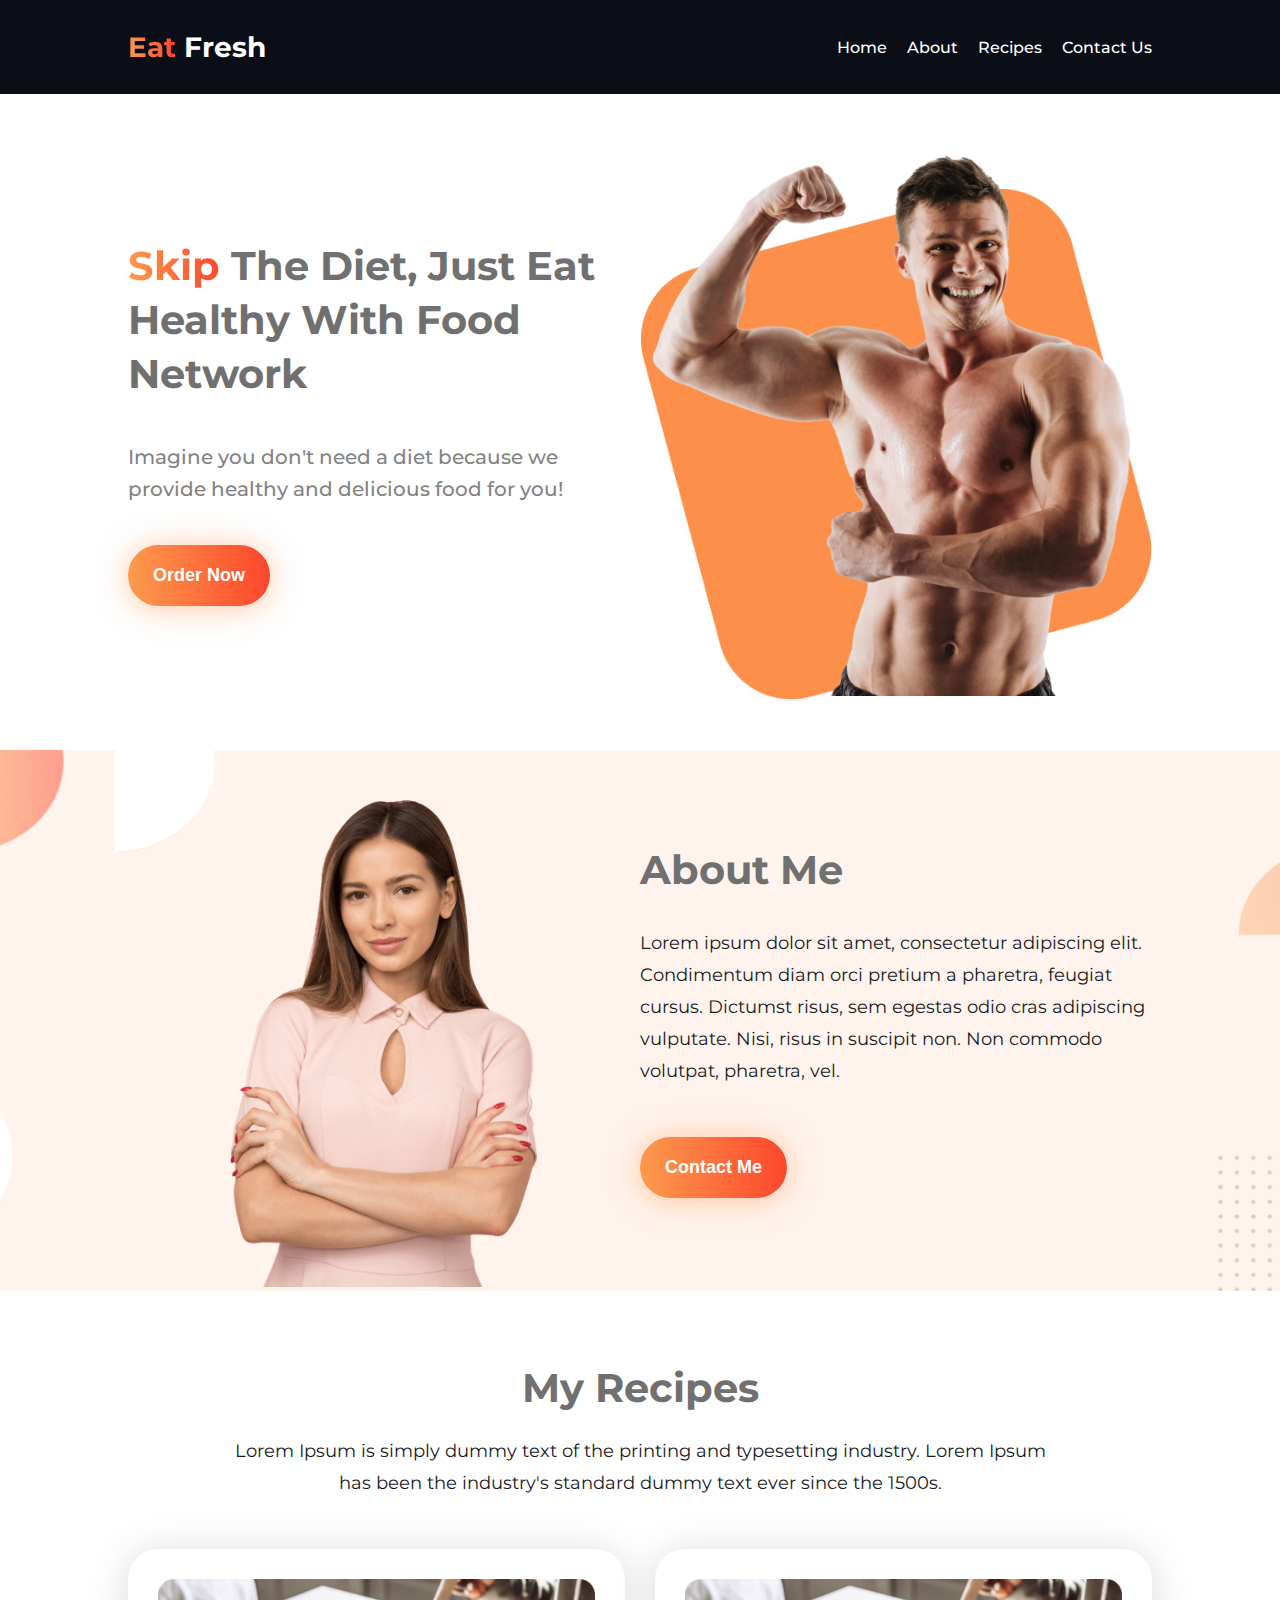
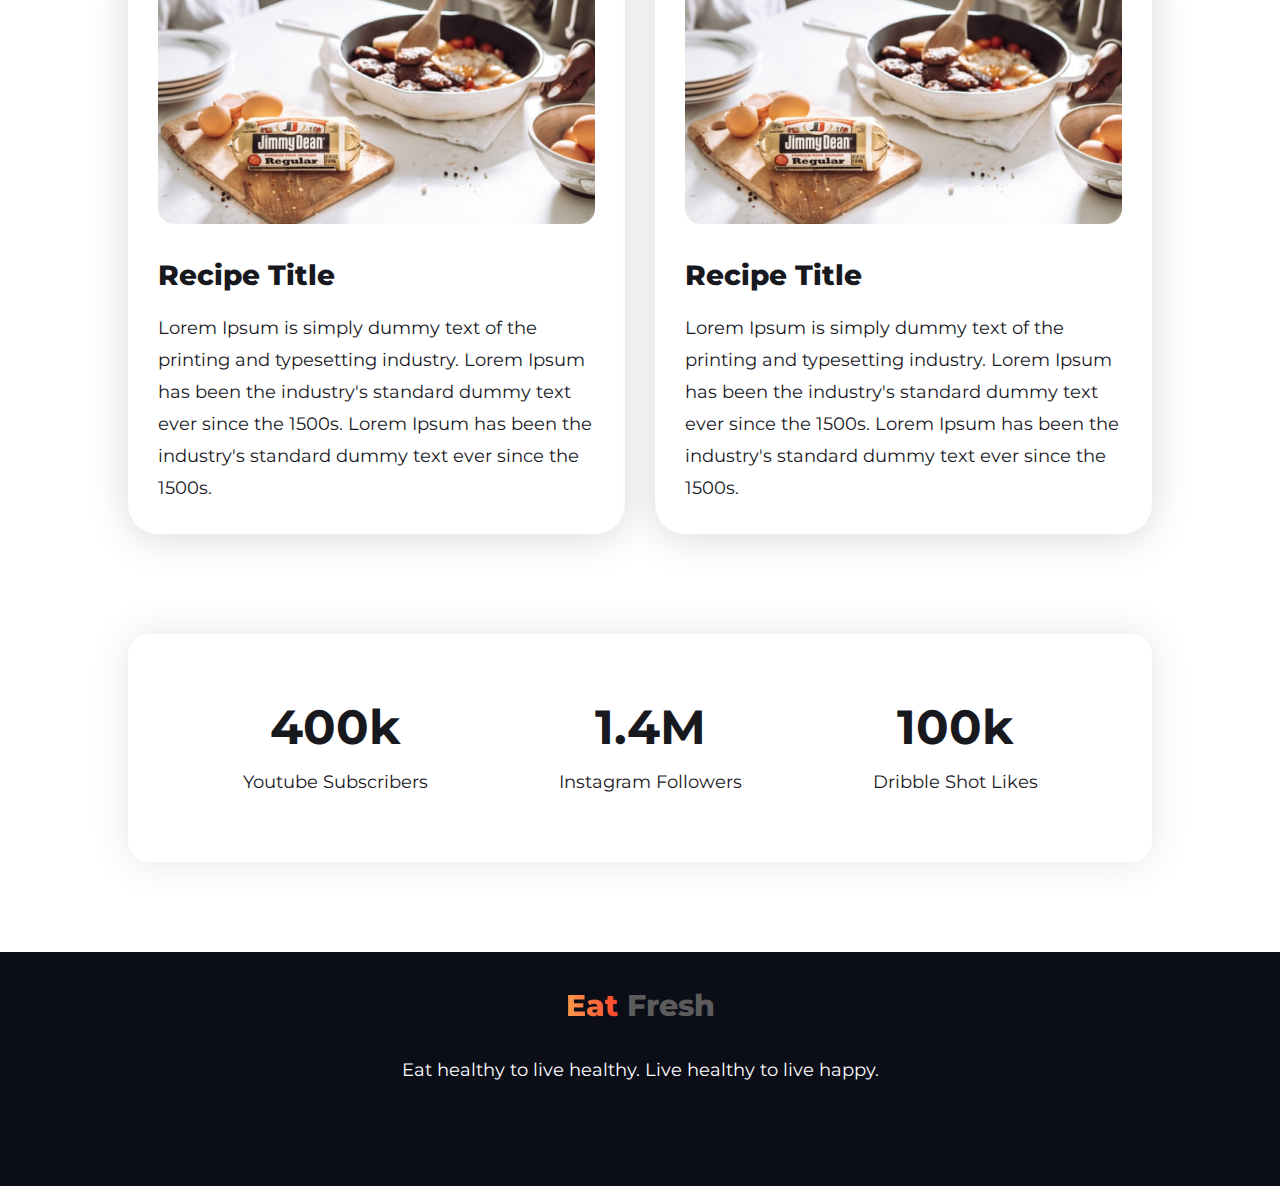
<file: Module 10 Practice/index.html>
<!DOCTYPE html>
<html lang="en">
<head>
    <meta charset="UTF-8">
    <meta name="viewport" content="width=device-width, initial-scale=1.0">
    <link rel="shortcut icon" href="./images/favicon.png" type="image/x-icon">
    <title>Eat Fresh</title>
    <!-- CSS -->
     <link rel="stylesheet" href="./styles/style.css">
     <!-- Responsive CSS -->
     <link rel="stylesheet" href="./styles/responsive.css">
</head>
<body>
    <header>
        <nav class="navbar">
            <div class="container">
                <div class="navbar-container">
                    <h2 class="logo"><span class="text-orange">Eat</span> Fresh</h2>
                    <ul class="menu">
                        <li><a href="">Home</a></li>
                        <li><a href="">About</a></li>
                        <li><a href="">Recipes</a></li>
                        <li><a href="">Contact Us</a></li>
                    </ul>
                </div>
            </div>
        </nav>
        <section class="hero-section">
            <div class="container">
                <div class="hero-container">
                    <div class="hero-content">
                        <h1 class="hero-title"><span class="text-orange">Skip</span> The Diet, Just Eat Healthy With Food Network</h1>
                        <p class="paragraph">Imagine you don't need a diet because we provide healthy and delicious food for you!</p>
                        <button class="btn">Order Now</button>
                    </div>
                    <div class="hero-img"> 
                        <img src="./images/hero-img.png" alt="">
                    </div>
                </div>
            </div>
        </section>
    </header>
    <main>
        <!-- About Section -->
        <section class="about-section">
            <div class="container">
                <div class="about-container">
                    <div class="about-img">
                        <img src="./images/about-img.png" alt="">
                    </div>
                    <div class="about-content">
                        <h3 class="section-title">About Me</h3>
                        <p class="paragraph">Lorem ipsum dolor sit amet, consectetur adipiscing elit. Condimentum diam orci pretium a pharetra, feugiat cursus. Dictumst risus, sem egestas odio cras adipiscing vulputate. Nisi, risus in suscipit non. Non commodo volutpat, pharetra, vel.</p>
                        <button class="btn">Contact Me</button>
                    </div>
                </div>
            </div>
        </section>
        <!-- My Recipes Section -->
        <section class="recipes-section">
            <div class="container">
                <div class="recipes-section-head">
                    <h3 class="section-title">My Recipes</h3>
                    <p class="paragraph">Lorem Ipsum is simply dummy text of the printing and typesetting industry. Lorem Ipsum has been the industry's standard dummy text ever since the 1500s.</p>
                </div>
                <div class="recipes-container">
                    <div class="recipe">
                        <div class="recipe-img">
                            <img src="./images/recipes-img-1.jpg" alt="Recipe Image">
                        </div>
                        <div class="recipe-content">
                            <h4 class="recipe-card-title">Recipe Title</h4>
                            <p class="paragraph">Lorem Ipsum is simply dummy text of the printing and typesetting industry. Lorem Ipsum has been the industry's standard dummy text ever since the 1500s. Lorem Ipsum has been the industry's standard dummy text ever since the 1500s.</p>
                        </div>
                    </div>
                    <div class="recipe">
                        <div class="recipe-img">
                            <img src="./images/recipes-img-1.jpg" alt="Recipe Image">
                        </div>
                        <div class="recipe-content">
                            <h4 class="recipe-card-title">Recipe Title</h4>
                            <p class="paragraph">Lorem Ipsum is simply dummy text of the printing and typesetting industry. Lorem Ipsum has been the industry's standard dummy text ever since the 1500s. Lorem Ipsum has been the industry's standard dummy text ever since the 1500s.</p>
                        </div>
                    </div>
                </div>
            </div>
        </section>
        <!-- Popularity Section -->
        <section class="popularity-section">
            <div class="container">
                <div class="popularity-container">
                    <div class="youtube-subscribe">
                        <h4 class="popularity-title">400k</h4>
                        <p class="paragraph">Youtube Subscribers</p>
                    </div>
                    <div class="instagram-followers">
                        <h4 class="popularity-title">1.4M</h4>
                        <p class="paragraph">Instagram Followers</p>
                    </div>
                    <div class="dribble-likes">
                        <h4 class="popularity-title">100k</h4>
                        <p class="paragraph">Dribble Shot Likes</p>
                    </div>
                </div>
            </div>
        </section>
    </main>
    <footer class="footer">
        <h3 class="footer-title"><span class="text-orange">Eat</span> Fresh</h3>
        <p class="paragraph footer-paragraph">Eat healthy to live healthy. Live healthy to live happy.</p>
    </footer>
</body>
</html>
</file>
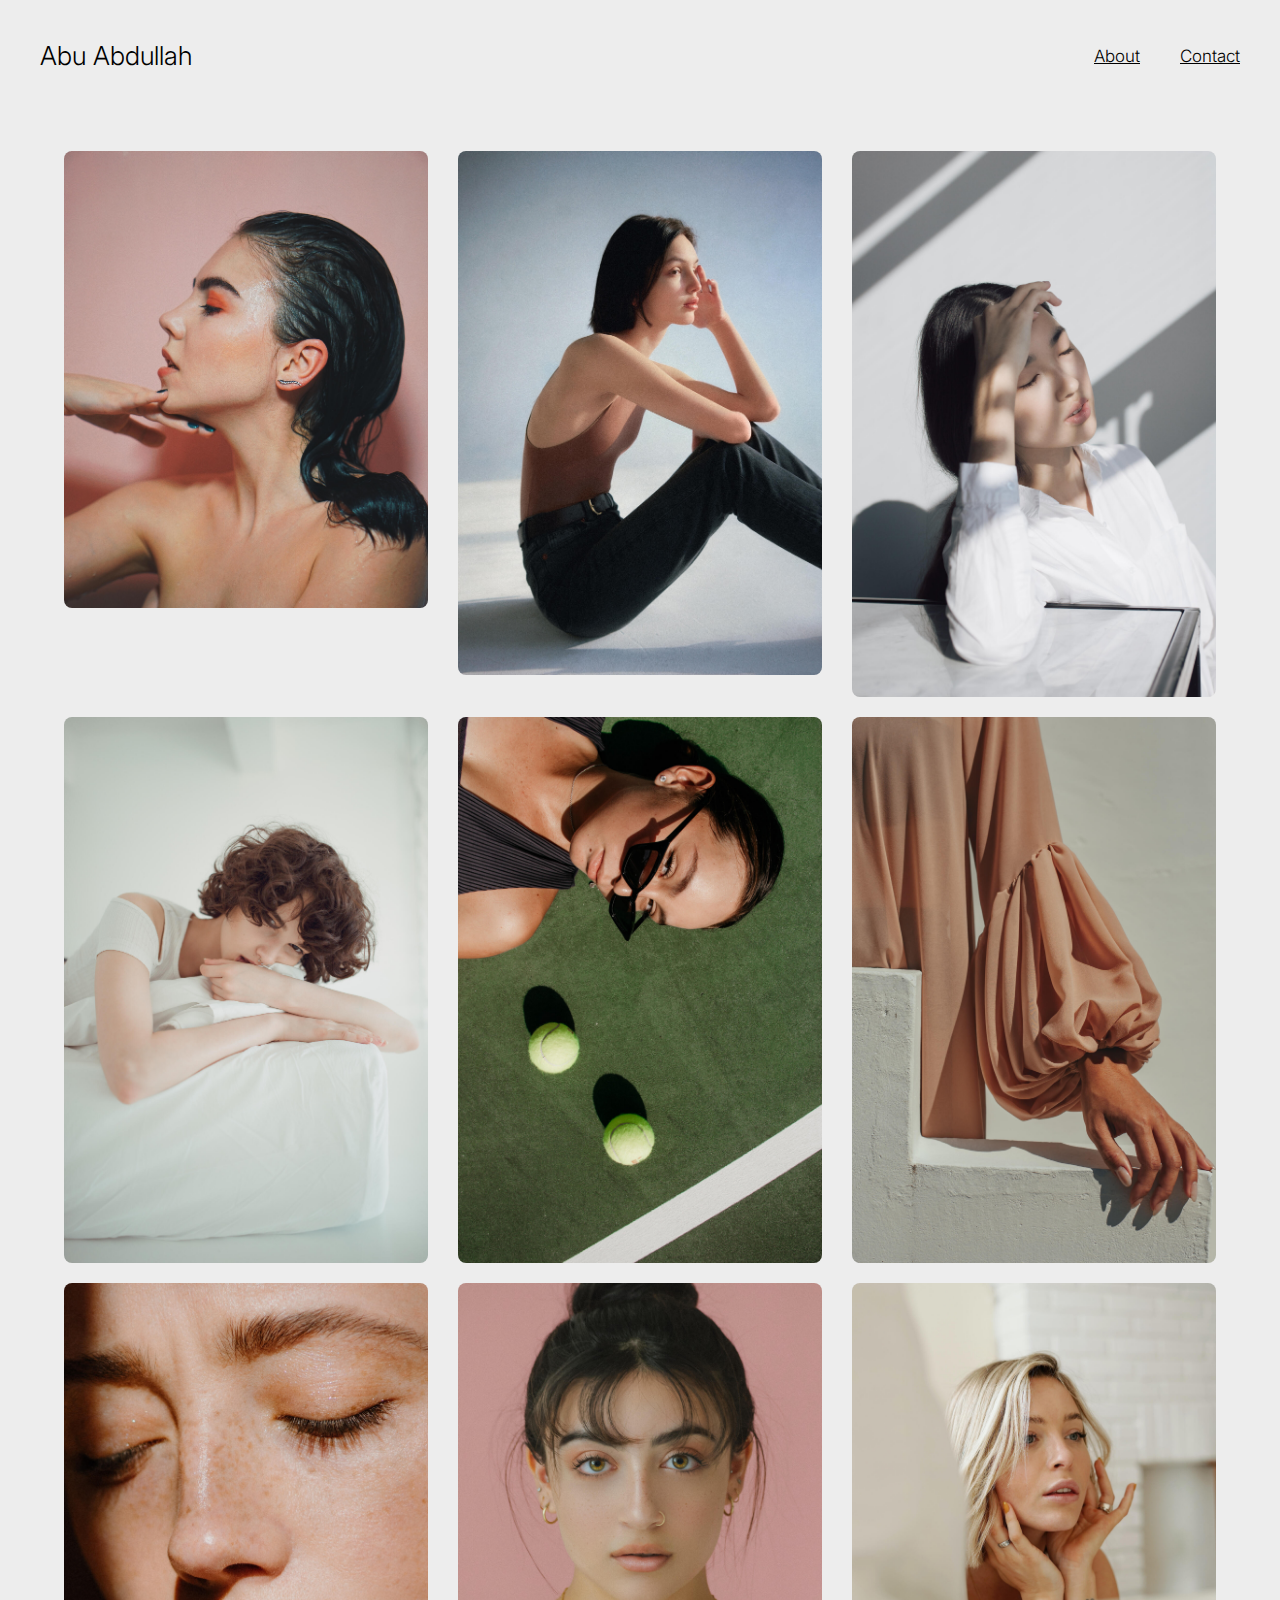
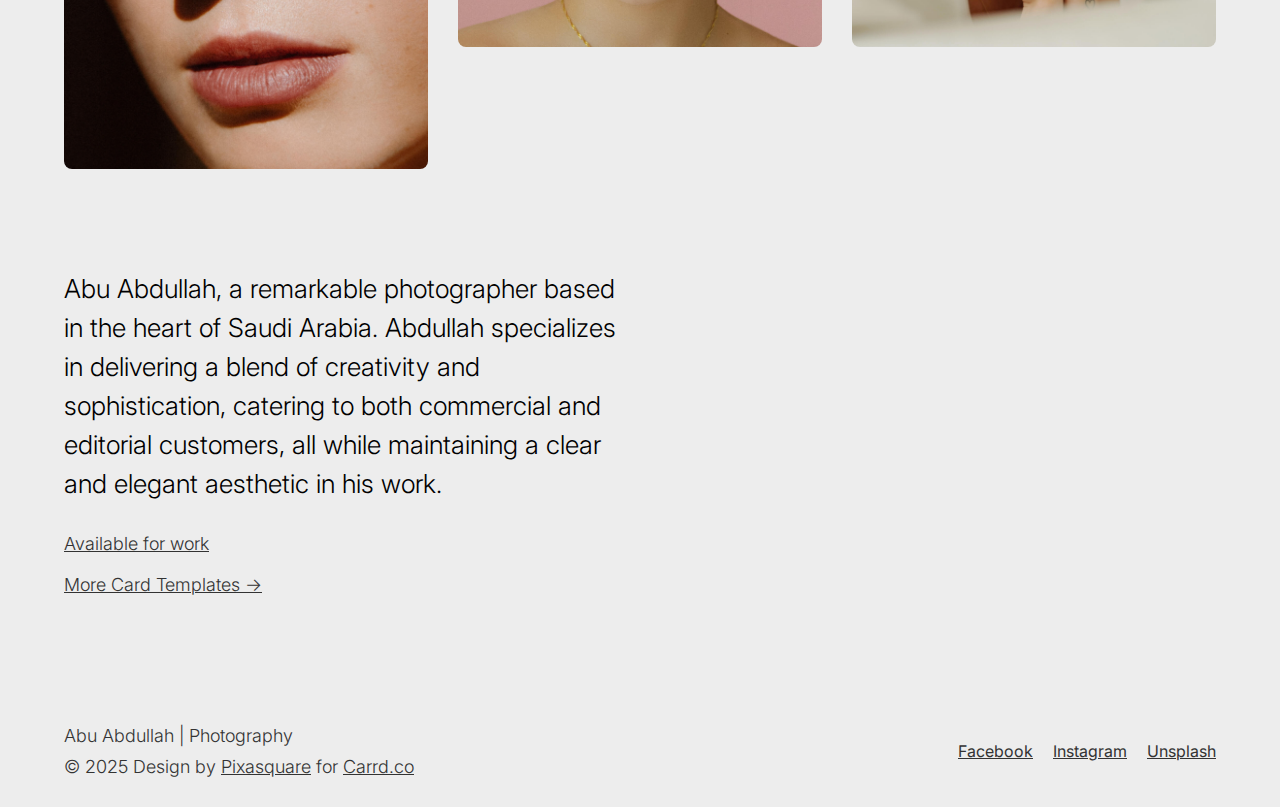
<file: Module 8 Practice/Gallery Website/index.html>
<!DOCTYPE html>
<html lang="en">
<head>
    <meta charset="UTF-8">
    <meta name="viewport" content="width=device-width, initial-scale=1.0">
    <title>Gallery Website</title>
    <link rel="stylesheet" href="./styles/style.css">
</head>
<body>
    <header>
        <nav>
            <h2 class="logo">Abu Abdullah</h2>
            <ul class="nav-menu">
                <li>
                    <a href="">About</a>
                </li>
                <li>
                    <a href="">Contact</a>
                </li>
            </ul>
        </nav>
    </header>
    <main>
        <div class="container">
            <!-- Image Gallery Section -->
            <section class="image-gallery">
                <img src="./images/image01.jpg" alt="">
                <img src="./images/image04.jpg" alt="">
                <img src="./images/image03.jpg" alt="">
                <img src="./images/image05.jpg" alt="">
                <img src="./images/image07.jpg" alt="">
                <img src="./images/image08.jpg" alt="">
                <img src="./images/image06.jpg" alt="">
                <img src="./images/image02.jpg" alt="">
                <img src="./images/image09.jpg" alt="">
            </section>
            <!-- About Me Section -->
            <section class="about-me">
                <p class="about-me-para">Abu Abdullah, a remarkable photographer based in the heart of Saudi Arabia. Abdullah specializes in delivering a blend of creativity and sophistication, catering to both commercial and editorial customers, all while maintaining a clear and elegant aesthetic in his work.</p>
                <div class="about-me-links">
                    <a href="">Available for work</a>
                    <a href="">More Card Templates -></a>
                </div>
            </section>
        </div>
    </main>
    <footer>
        <div class="container">
            <div class="footer-container">
                <div class="footer-left">
                    <p>Abu Abdullah | Photography</p>
                    <p class="copyright">© 2025 Design by <a href="">Pixasquare</a> for <a href="">Carrd.co</a></p>
                </div>
                <div class="footer-right">
                    <a href="">Facebook</a>
                    <a href="">Instagram</a>
                    <a href="">Unsplash</a>
                </div>
            </div>
        </div>
    </footer>
</body>
</html>
</file>
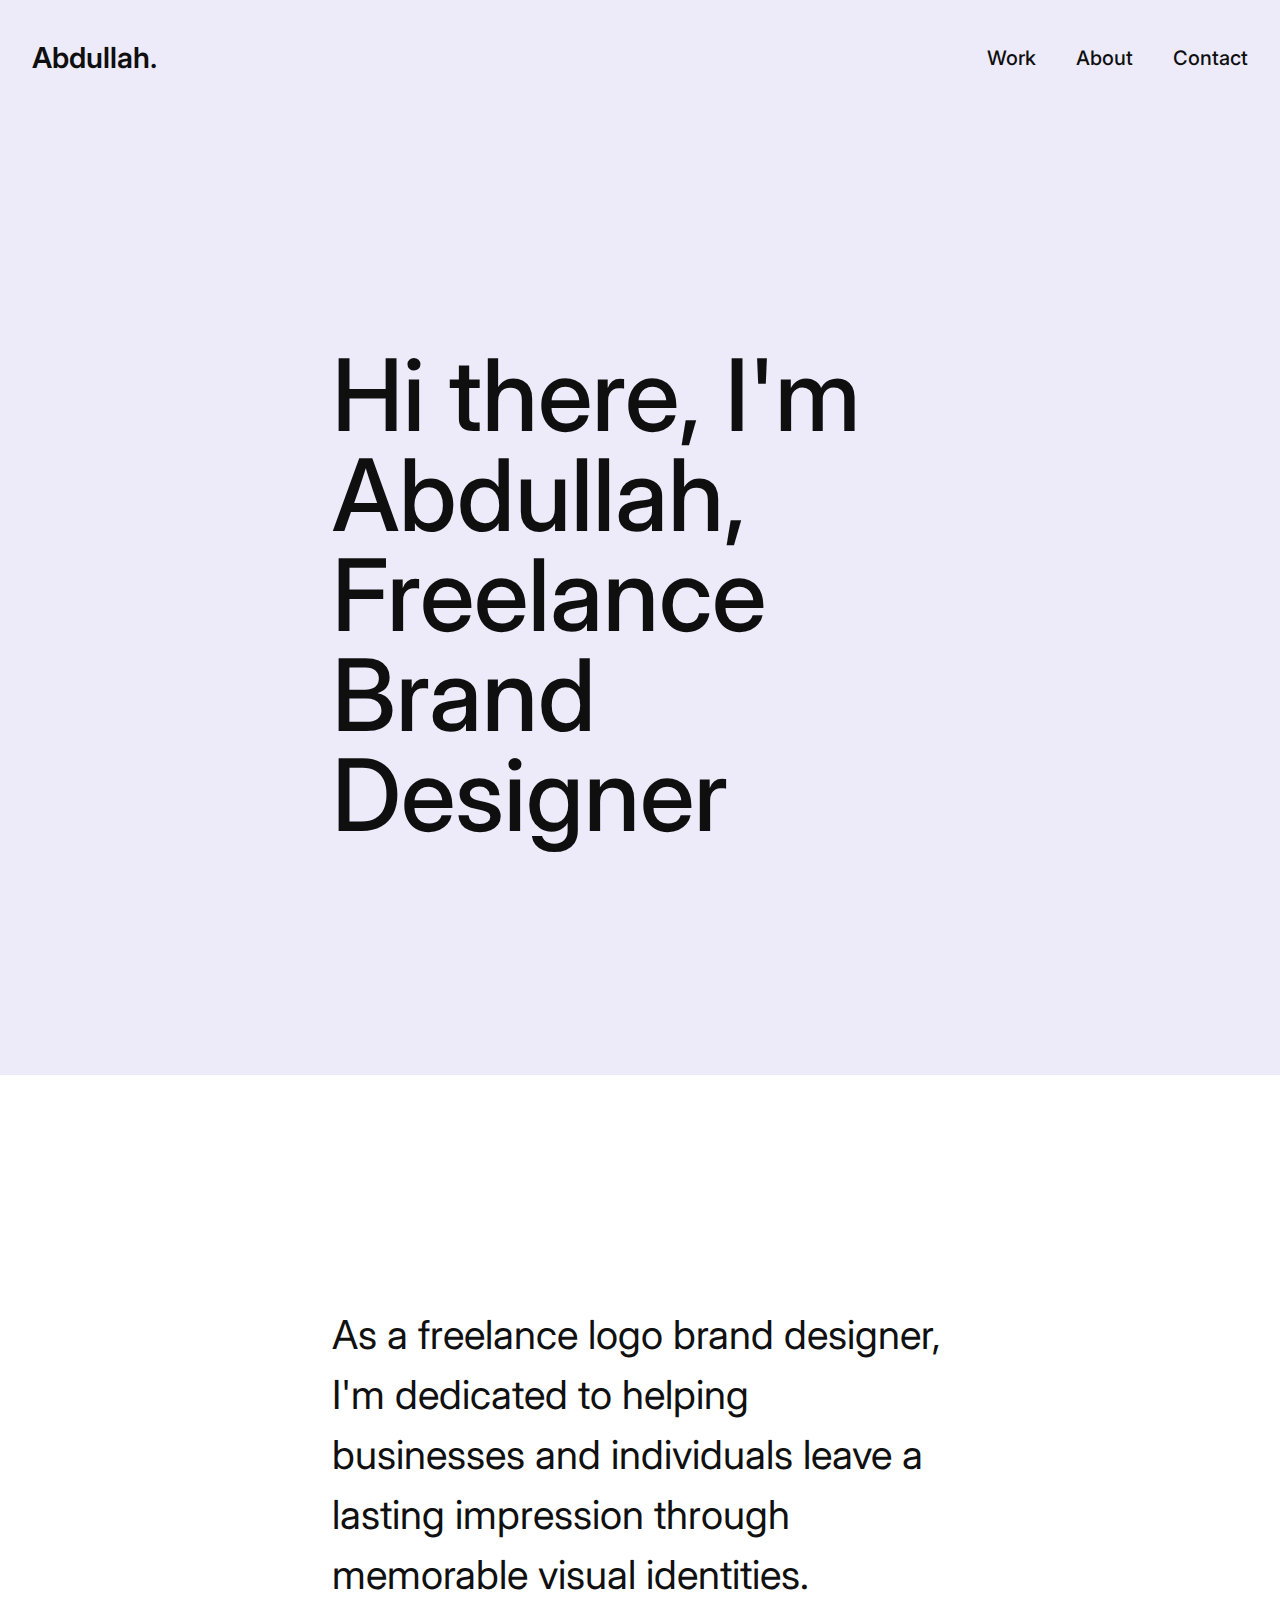
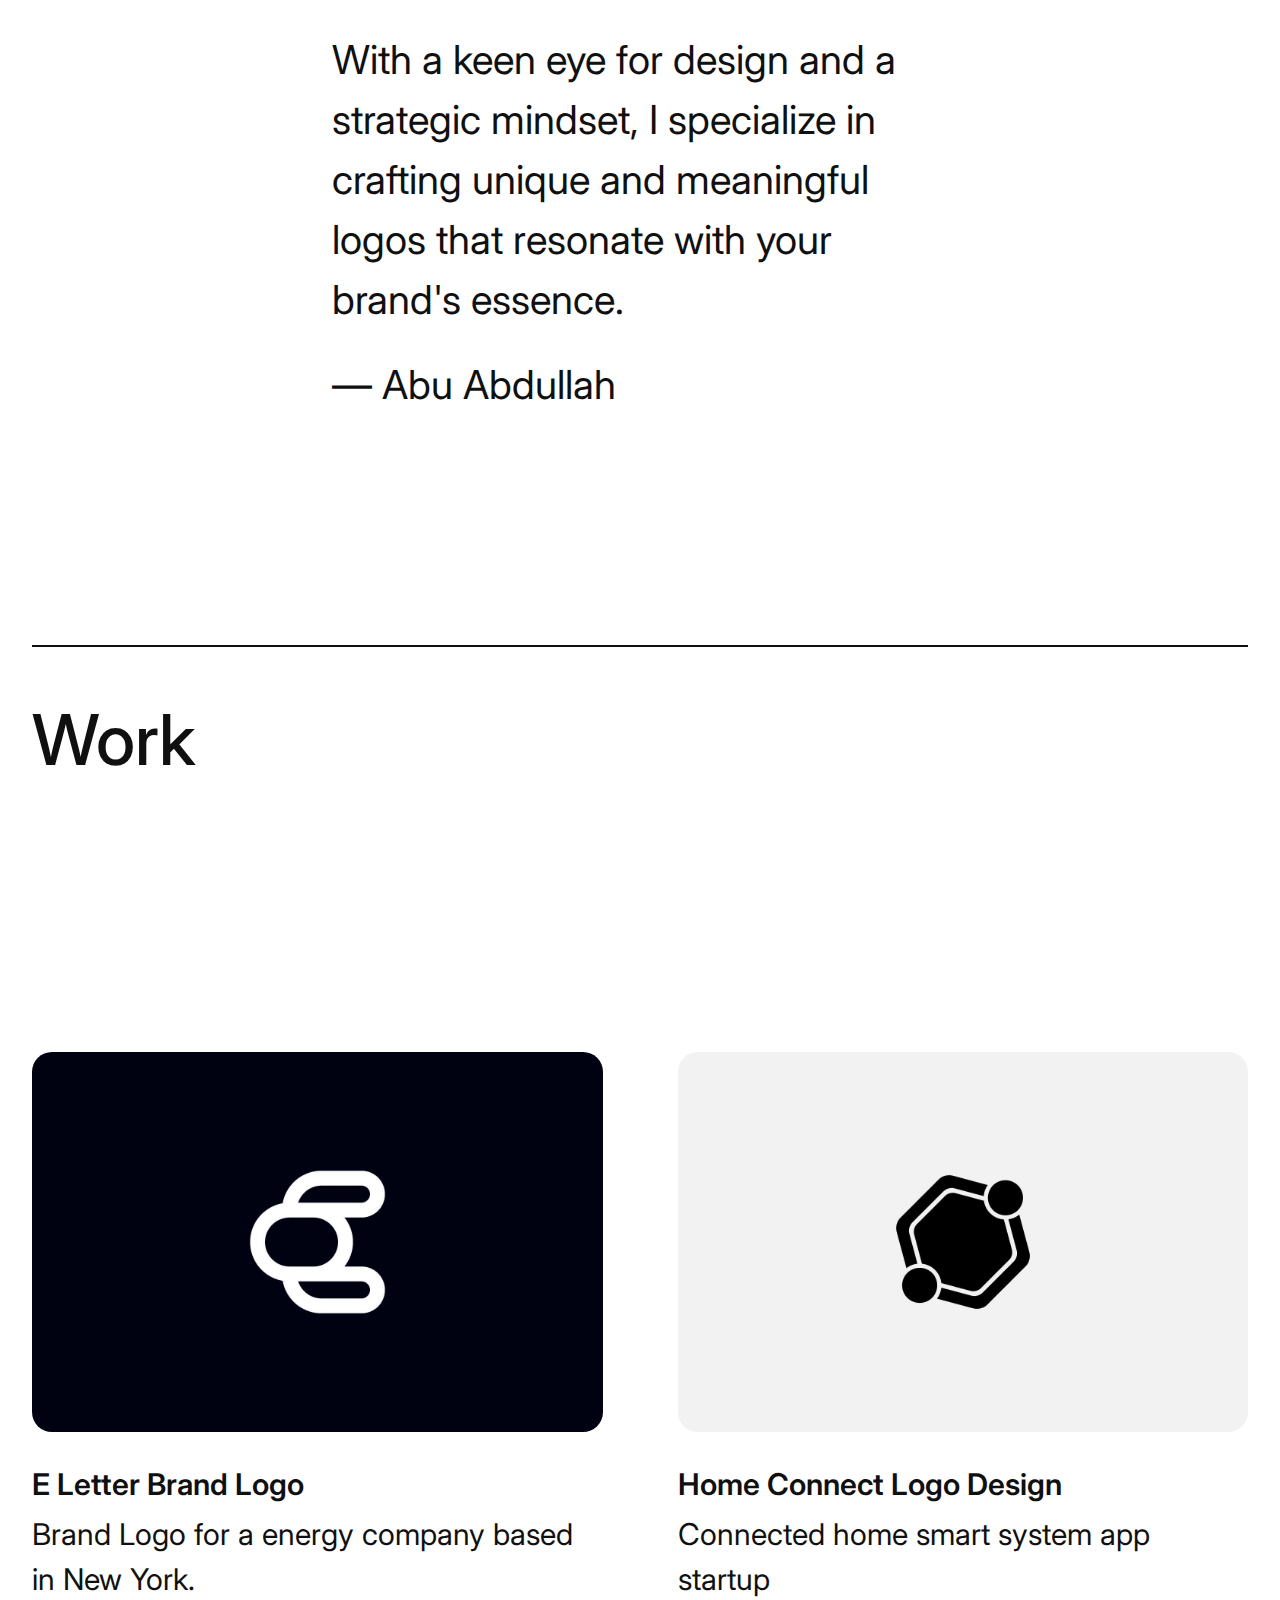
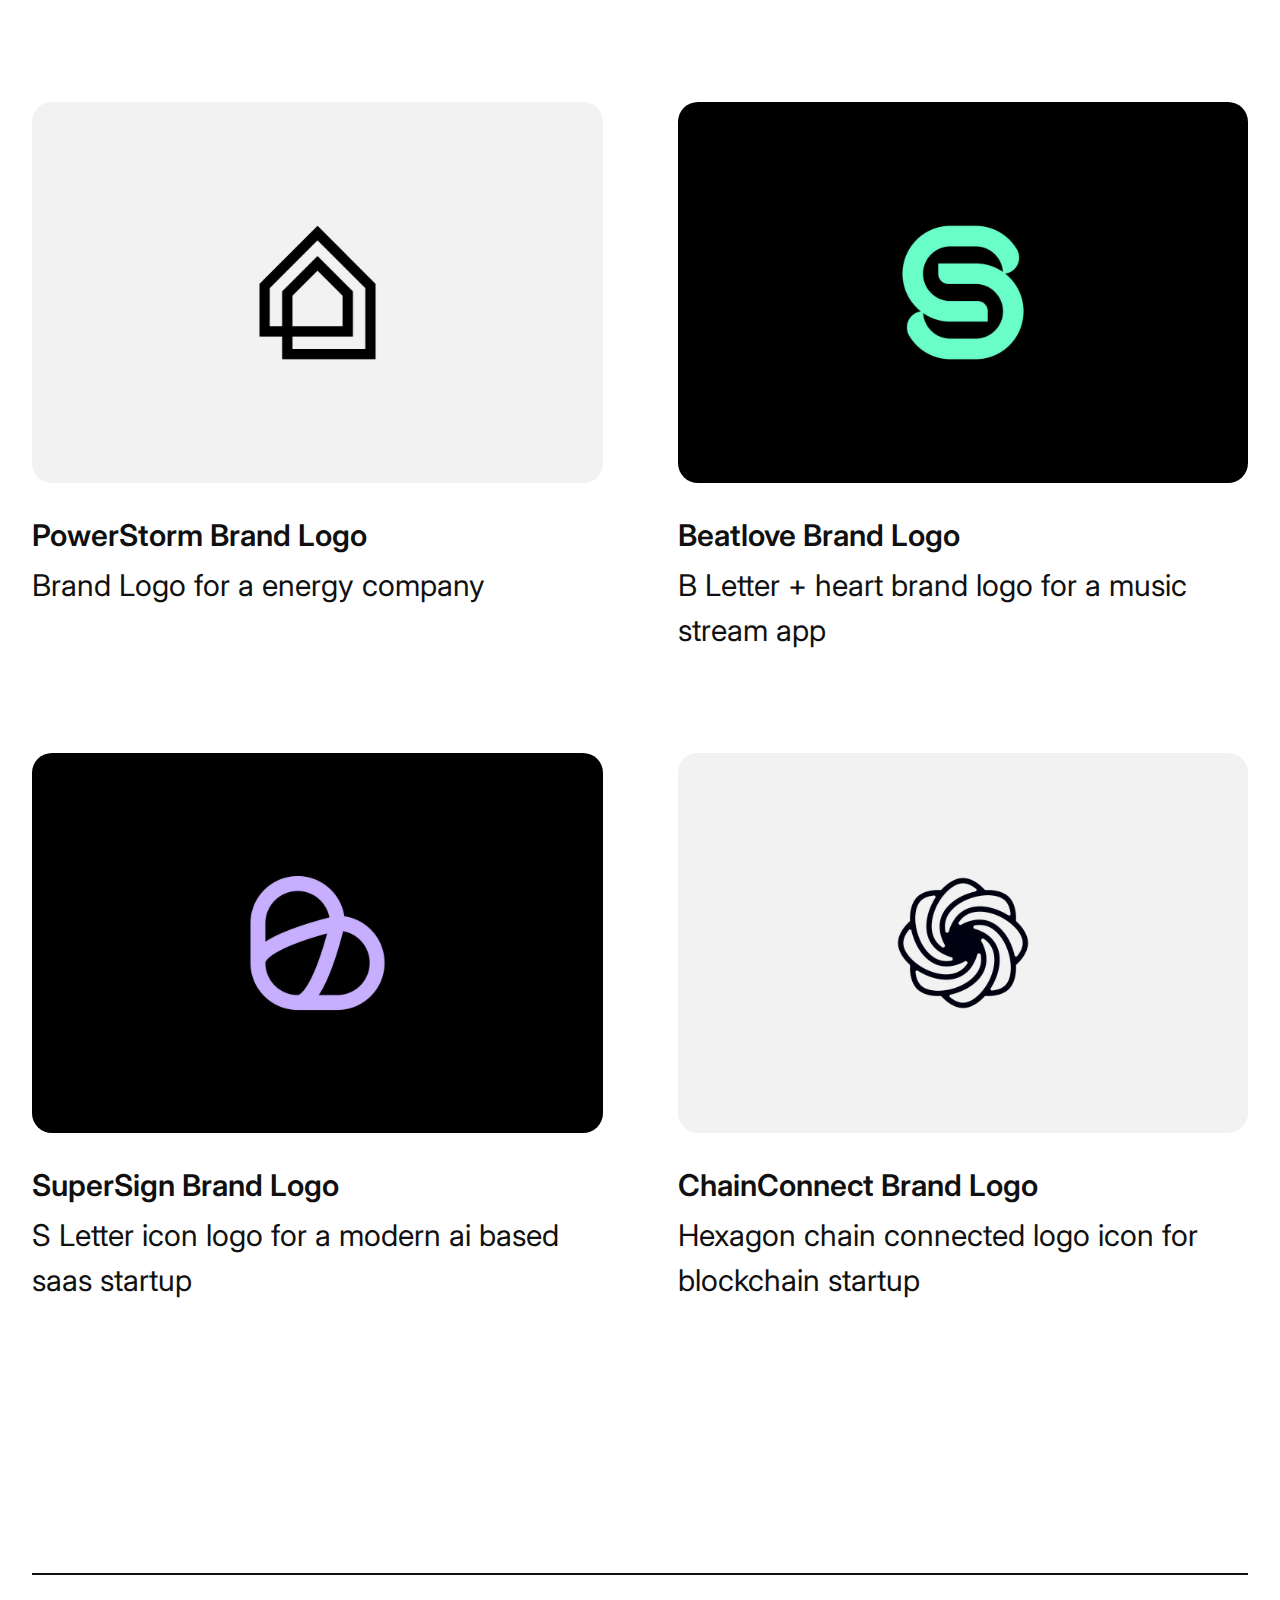
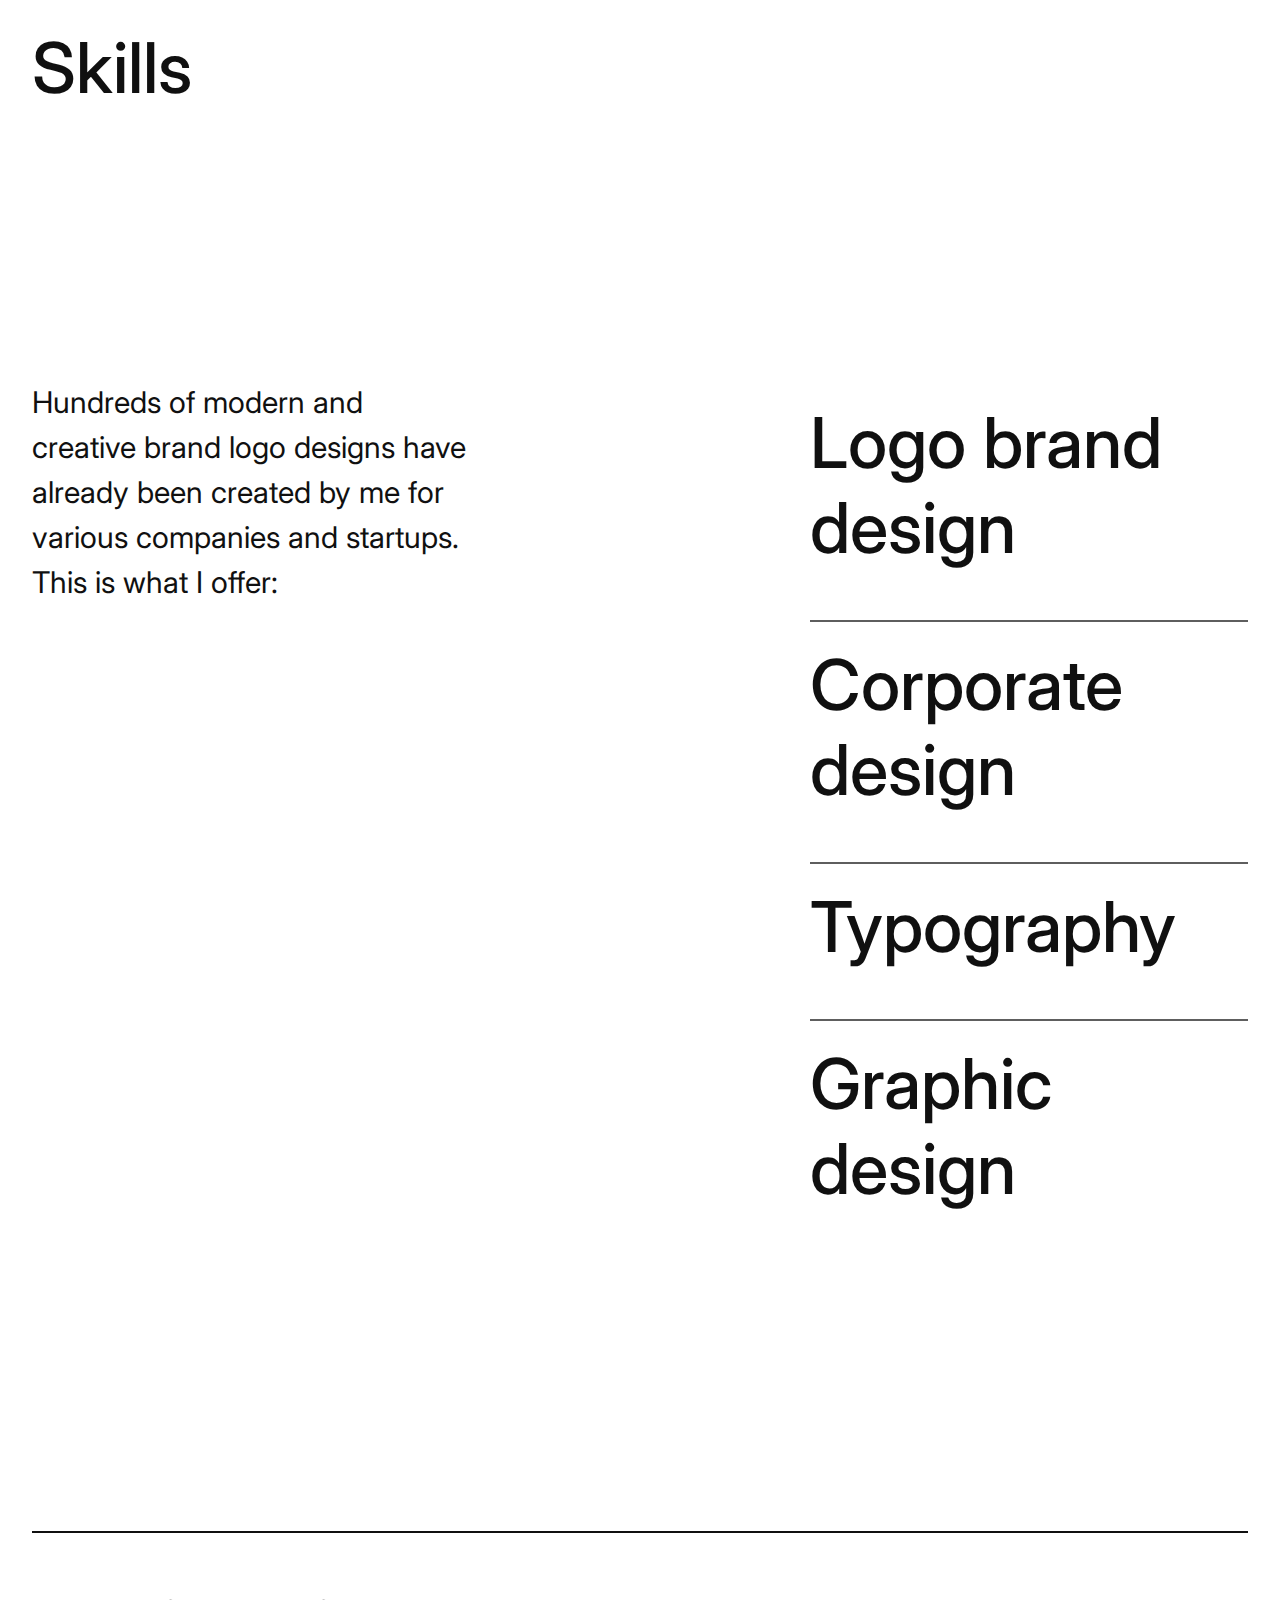
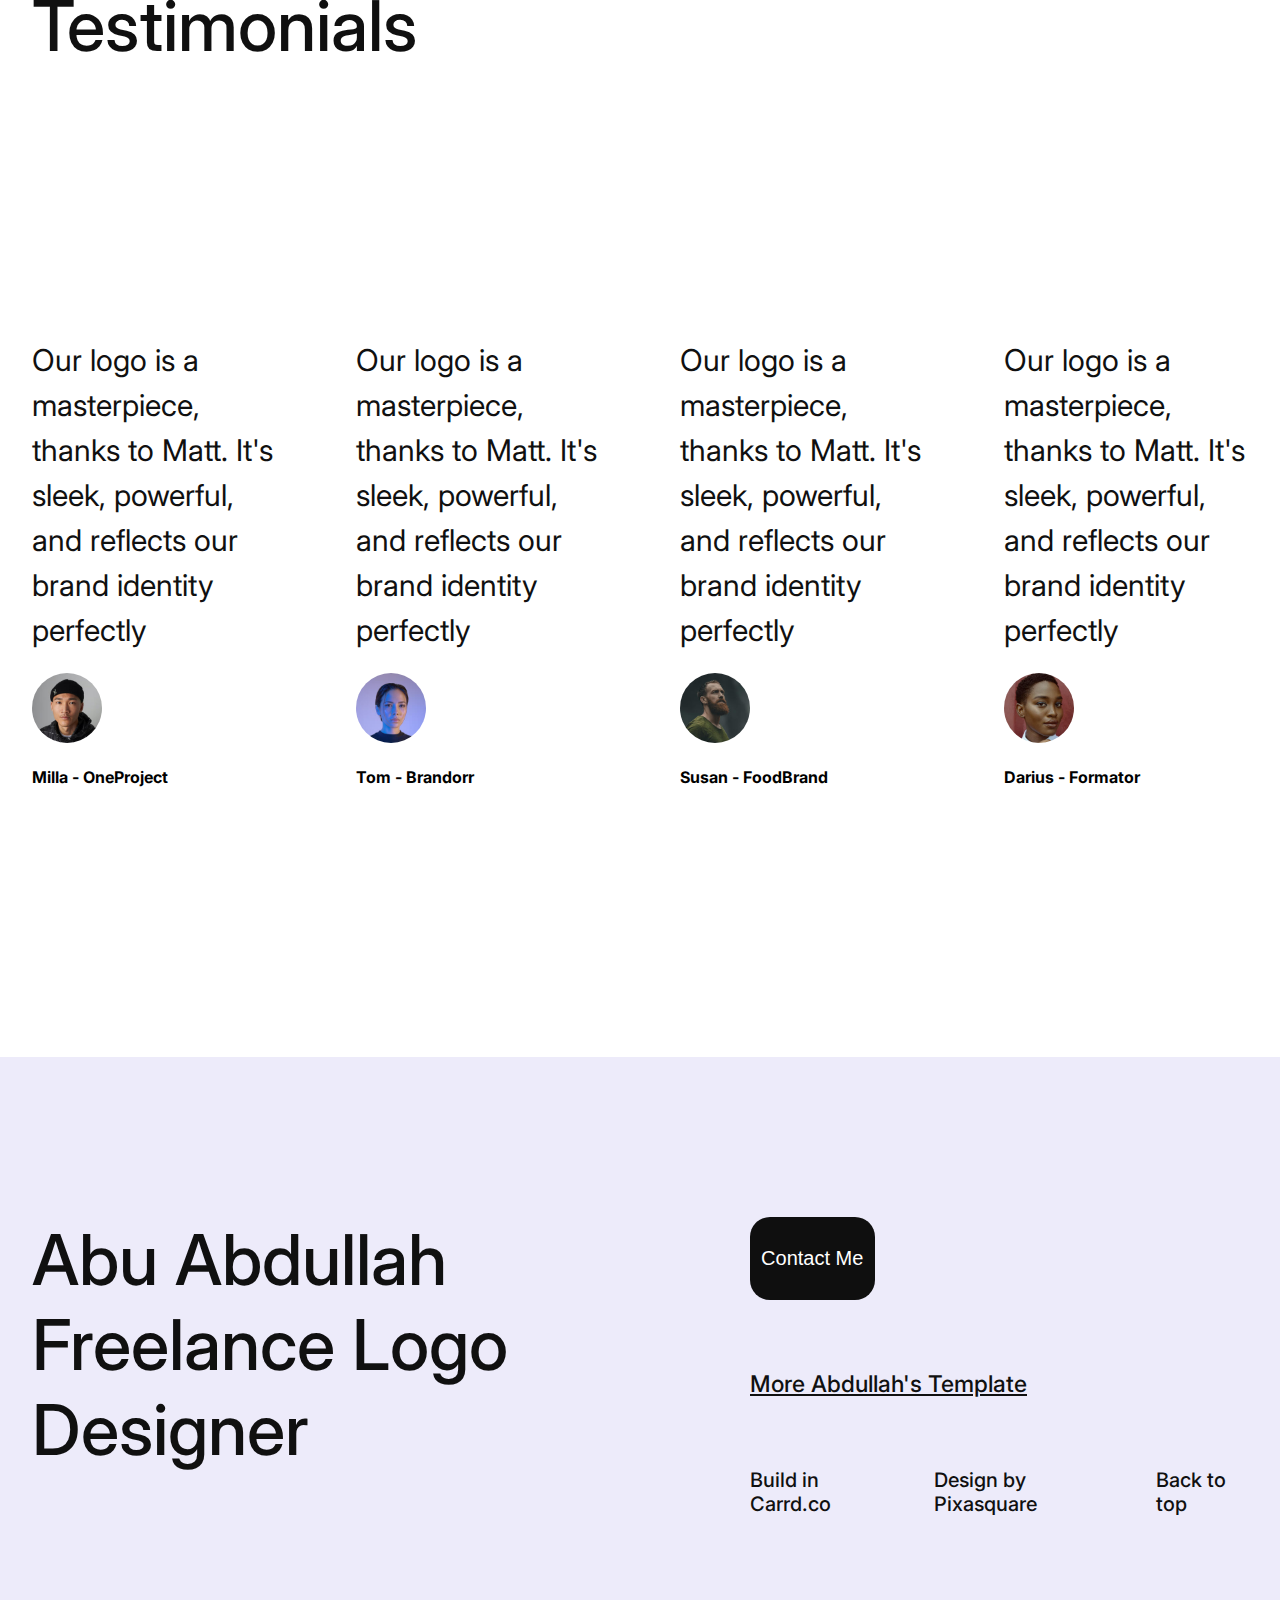
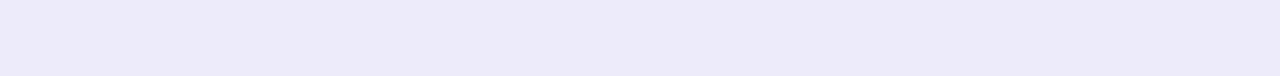
<file: Module 8 Practice/Portfolio Website/index.html>
<!DOCTYPE html>
<html lang="en">
<head>
    <meta charset="UTF-8">
    <meta name="viewport" content="width=device-width, initial-scale=1.0">
    <title>Abu Abdullah - Portfolio Website</title>
    <link rel="stylesheet" href="./styles/style.css">
</head>
<body>
    <header id="top-header">
        <div class="container">
            <nav>
                <h2 class="logo">Abdullah.</h2>
                <ul class="menu">
                    <li><a href="">Work</a></li>
                    <li><a href="">About</a></li>
                    <li><a href="">Contact</a></li>
                </ul>
            </nav>
            <div class="hero-section">
                <h1 class="hero-title">Hi there, I'm Abdullah, Freelance Brand Designer</h1>
            </div>
        </div>
    </header>
    <main>
        <div class="container">
            <!-- Personal Information Section -->
            <section class="personal-information">
                <div class="personal-information-container">
                    <p>As a freelance logo brand designer, I'm dedicated to helping businesses and individuals leave a lasting impression through memorable visual identities.</p>
                    <p>With a keen eye for design and a strategic mindset, I specialize in crafting unique and meaningful logos that resonate with your brand's essence.</p>
                    <p>— Abu Abdullah</p>
                </div>
            </section>
            <!-- Work Section -->
            <section class="work-section">
                <h2 class="section-title">Work</h2>
                <div class="works-card-container">
                    <!-- Card One -->
                    <div class="work-card">
                        <div class="work-card-img">
                            <img src="./images/image01.jpg" alt="">
                        </div>
                        <div class="work-card-content">
                            <h3>E Letter Brand Logo</h3>
                            <p class="paragraph">Brand Logo for a energy company based in New York.</p>
                        </div>
                    </div>
                    <!-- Card Two -->
                    <div class="work-card">
                        <div class="work-card-img">
                            <img src="./images/image02.jpg" alt="">
                        </div>
                        <div class="work-card-content">
                            <h3>Home Connect Logo Design</h3>
                            <p class="paragraph">Connected home smart system app startup</p>
                        </div>
                    </div>
                    <!-- Card Three -->
                    <div class="work-card">
                        <div class="work-card-img">
                            <img src="./images/image04.jpg" alt="">
                        </div>
                        <div class="work-card-content">
                            <h3>PowerStorm Brand Logo</h3>
                            <p class="paragraph">Brand Logo for a energy company</p>
                        </div>
                    </div>
                    <!-- Card Four -->
                    <div class="work-card">
                        <div class="work-card-img">
                            <img src="./images/image03.jpg" alt="">
                        </div>
                        <div class="work-card-content">
                            <h3>Beatlove Brand Logo</h3>
                            <p class="paragraph">B Letter + heart brand logo for a music stream app</p>
                        </div>
                    </div>
                    <!-- Card Five -->
                    <div class="work-card">
                        <div class="work-card-img">
                            <img src="./images/image07.jpg" alt="">
                        </div>
                        <div class="work-card-content">
                            <h3>SuperSign Brand Logo</h3>
                            <p class="paragraph">S Letter icon logo for a modern ai based saas startup</p>
                        </div>
                    </div>
                    <!-- Card Six -->
                    <div class="work-card">
                        <div class="work-card-img">
                            <img src="./images/image06.jpg" alt="">
                        </div>
                        <div class="work-card-content">
                            <h3>ChainConnect Brand Logo</h3>
                            <p class="paragraph">Hexagon chain connected logo icon for blockchain startup</p>
                        </div>
                    </div>
                </div>
            </section>
            <!-- Skills Section -->
            <section class="skills-section">
                <h2 class="section-title">Skills</h2>
                <div class="skills-section-container">
                    <div class="skill-section-description">
                        <p class="paragraph">Hundreds of modern and creative brand logo designs have already been created by me for various companies and startups. This is what I offer:</p>
                    </div>
                    <div class="skill-items-container">
                        <h2>Logo brand design</h2>
                        <h2>Corporate design</h2>
                        <h2>Typography</h2>
                        <h2>Graphic design</h2>
                    </div>
                </div>
            </section>
            <!-- Testimonials Section -->
            <section class="testimonial-section">
                <h2 class="section-title">Testimonials</h2>
                <div class="testimonial-items-container">
                    <!-- Item One -->
                    <div class="testimonial-item">
                        <p class="paragraph">Our logo is a masterpiece, thanks to Matt. It's sleek, powerful, and reflects our brand identity perfectly</p>
                        <img src="./images/image08.jpg" alt="">
                        <h4>Milla - OneProject</h4>
                    </div>
                    <!-- Item Two -->
                    <div class="testimonial-item">
                        <p class="paragraph">Our logo is a masterpiece, thanks to Matt. It's sleek, powerful, and reflects our brand identity perfectly</p>
                        <img src="./images/image09.jpg" alt="">
                        <h4>Tom - Brandorr</h4>
                    </div>
                    <!-- Item Three -->
                    <div class="testimonial-item">
                        <p class="paragraph">Our logo is a masterpiece, thanks to Matt. It's sleek, powerful, and reflects our brand identity perfectly</p>
                        <img src="./images/image10.jpg" alt="">
                        <h4>Susan - FoodBrand</h4>
                    </div>
                    <!-- Item Four -->
                    <div class="testimonial-item">
                        <p class="paragraph">Our logo is a masterpiece, thanks to Matt. It's sleek, powerful, and reflects our brand identity perfectly</p>
                        <img src="./images/image11.jpg" alt="">
                        <h4>Darius - Formator</h4>
                    </div>
                </div>
            </section>
        </div>
    </main>
    <footer>
        <div class="container">
            <div class="footer-container">
                <div class="footer-title-section">
                    <h2 class="section-title">Abu Abdullah Freelance Logo Designer</h2>
                </div>
                <div class="footer-links-section">
                    <button class="footer-btn">Contact Me</button>
                    <a href="" class="abdullahs-temp">More Abdullah's Template</a>
                    <div class="footer-links-container">
                        <a href="">Build in Carrd.co</a>
                        <a href="">Design by Pixasquare</a>
                        <a href="#top-header">Back to top</a>
                    </div>
                </div>
            </div>
        </div>
    </footer>
</body>
</html>
</file>
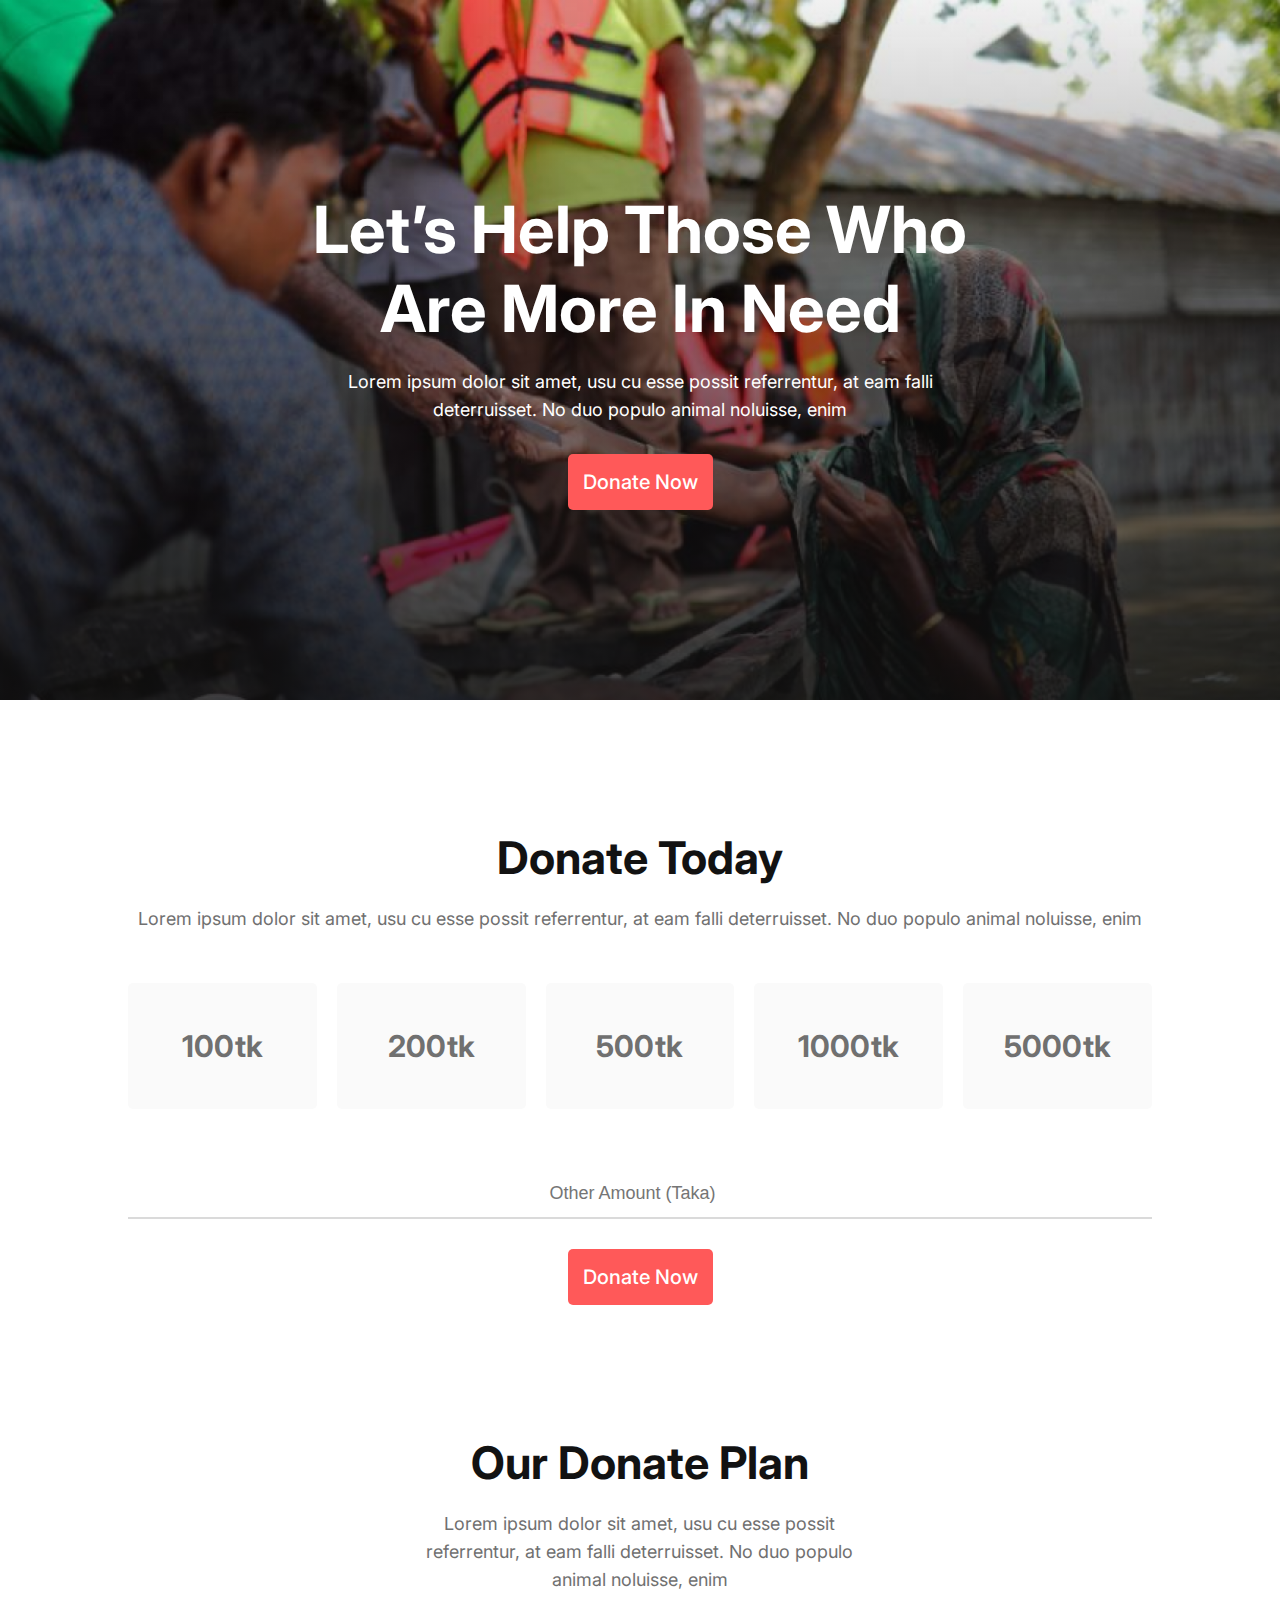
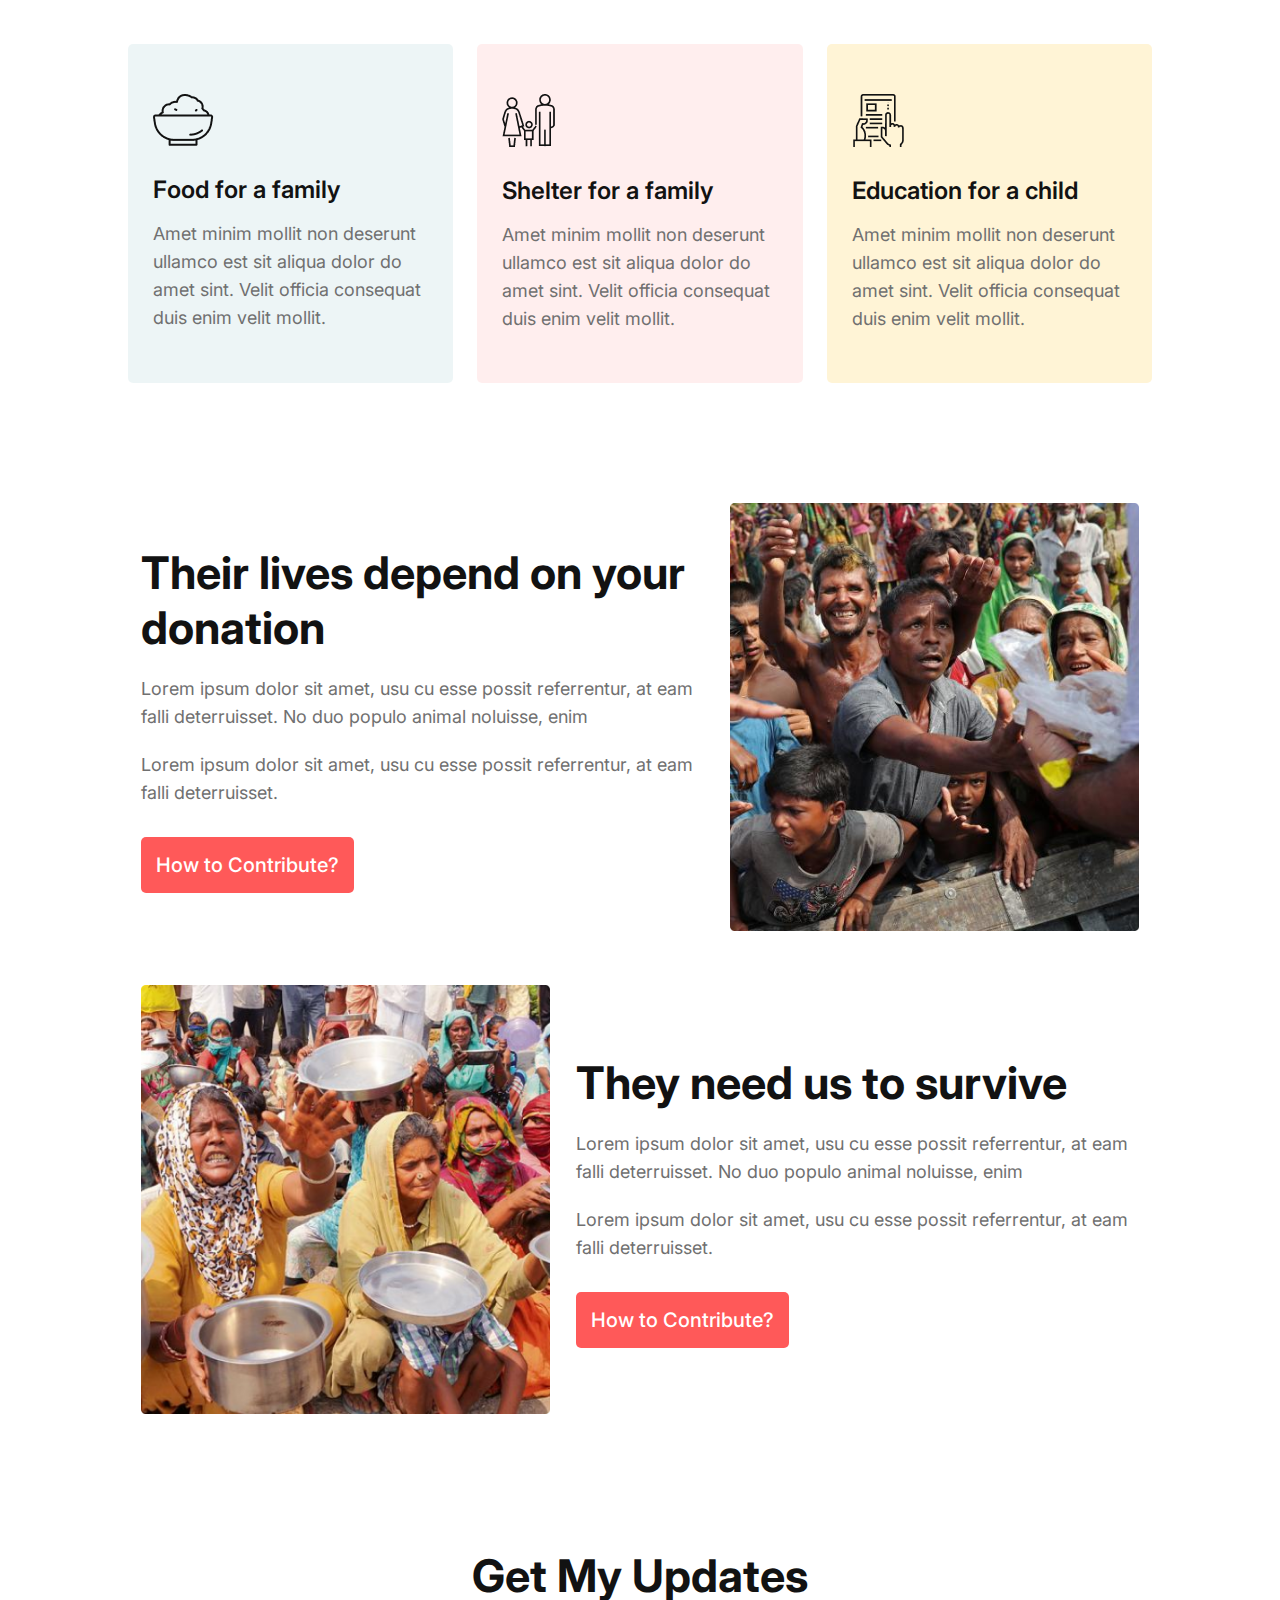
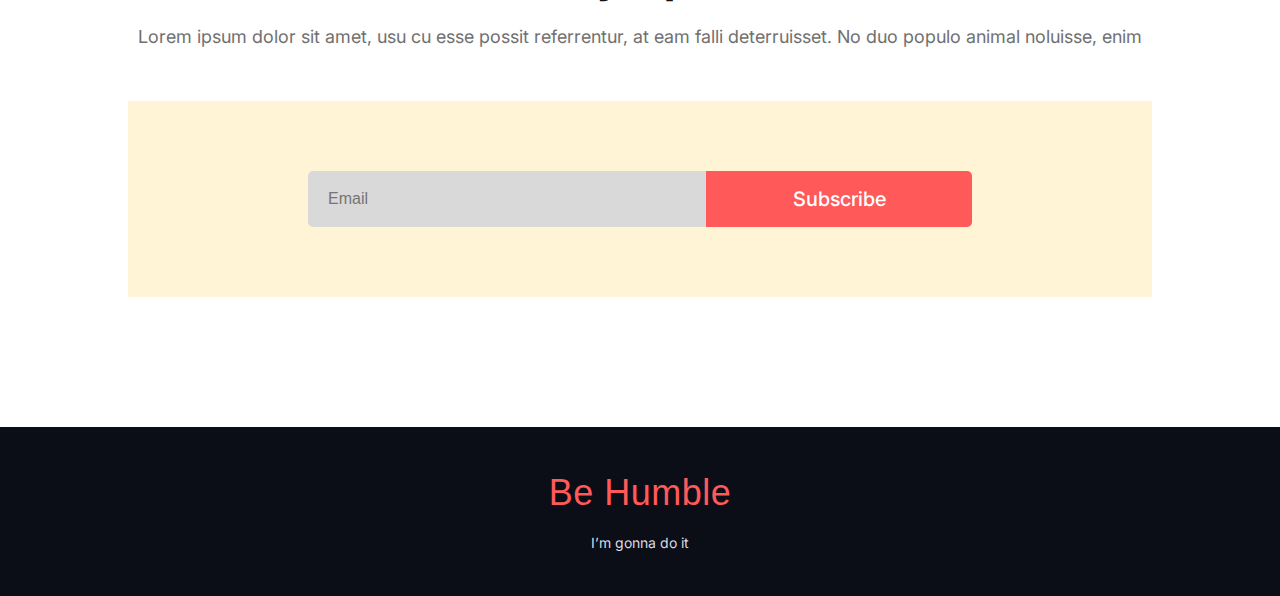
<file: Module 9 Practice/Donate Today/index.html>
<!DOCTYPE html>
<html lang="en">
<head>
    <meta charset="UTF-8">
    <meta name="viewport" content="width=device-width, initial-scale=1.0">
    <title>Donate Today - Help The Poor People</title>
    <!-- CSS -->
    <link rel="stylesheet" href="./styles/style.css">
    <!-- Responsive CSS -->
    <link rel="stylesheet" href="./styles/responsive.css">
</head>
<body>
    <header>
        <div class="container">
            <div class="hero-section">
                <h1 class="hero-title">Let’s Help Those Who Are More In Need</h1>
                <p class="paragraph">Lorem ipsum dolor sit amet, usu cu esse possit referrentur, at eam falli deterruisset. No duo populo animal noluisse, enim</p>
                <div class="hero-btn">
                    <button class="btn">Donate Now</button>
                </div>
            </div>
        </div>
    </header>
    <main>
        <div class="container">
            <!-- Donate Section -->
            <section class="donate-section">
                <div class="section-head">
                    <h2 class="section-title">Donate Today</h2>
                    <p class="paragraph">Lorem ipsum dolor sit amet, usu cu esse possit referrentur, at eam falli deterruisset. No duo populo animal noluisse, enim</p>
                </div>
                <div class="donate-amount-card-container">
                    <div class="donate-amount-card">
                        <h3 class="donate-amount">100tk</h3>
                    </div>
                    <div class="donate-amount-card">
                        <h3 class="donate-amount">200tk</h3>
                    </div>
                    <div class="donate-amount-card">
                        <h3 class="donate-amount">500tk</h3>
                    </div>
                    <div class="donate-amount-card">
                        <h3 class="donate-amount">1000tk</h3>
                    </div>
                    <div class="donate-amount-card">
                        <h3 class="donate-amount">5000tk</h3>
                    </div>
                </div>
                <div class="donate-other-amount">
                    <input type="number" name="" id="" class="other-amount-input" placeholder="Other Amount (Taka)">
                    <input type="submit" value="Donate Now" class="btn other-amount-submit-btn">
                </div>
            </section>
            <!-- Our Donate Plan Section -->
            <div class="our-donate-plan-section">
                <div class="section-head">
                    <h2 class="section-title">Our Donate Plan</h2>
                    <p class="paragraph">Lorem ipsum dolor sit amet, usu cu esse possit referrentur, at eam falli deterruisset. No duo populo animal noluisse, enim</p>
                </div>
                <div class="donate-plan-cards-container">
                    <!-- Card One -->
                    <div class="donate-plan-card donate-plan-card-one">
                        <img src="./images/donate-plan-1.png" alt="">
                        <div class="donate-plan-card-title">Food for a family</div>
                        <p class="paragraph">Amet minim mollit non deserunt ullamco est sit aliqua dolor do amet sint. Velit officia consequat duis enim velit mollit.</p>
                    </div>
                    <!-- Card Two -->
                    <div class="donate-plan-card donate-plan-card-two">
                        <img src="./images/donate-plan-2.png" alt="">
                        <div class="donate-plan-card-title">Shelter for a family</div>
                        <p class="paragraph">Amet minim mollit non deserunt ullamco est sit aliqua dolor do amet sint. Velit officia consequat duis enim velit mollit.</p>
                    </div>
                    <!-- Card Three -->
                    <div class="donate-plan-card donate-plan-card-three">
                        <img src="./images/donate-plan-3.png" alt="">
                        <div class="donate-plan-card-title">Education for a child</div>
                        <p class="paragraph">Amet minim mollit non deserunt ullamco est sit aliqua dolor do amet sint. Velit officia consequat duis enim velit mollit.</p>
                    </div>
                </div>
            </div>
            <!-- Donate Blog Section -->
            <section class="donate-blog-section">
                <div class="donate-blog donate-blog-one">
                    <div class="donate-blog-content">
                        <h3 class="donate-blog-title">Their lives depend on your donation</h3>
                        <p class="paragraph donate-blog-para">Lorem ipsum dolor sit amet, usu cu esse possit referrentur, at eam falli deterruisset. No duo populo animal noluisse, enim</p>
                        <p class="paragraph donate-blog-para">Lorem ipsum dolor sit amet, usu cu esse possit referrentur, at eam falli deterruisset.</p>
                        <button class="btn">How to Contribute?</button> 
                    </div>
                    <div class="donate-blog-img">
                        <img src="./images/blog-img-1.png" alt="">
                    </div>
                </div>
                <div class="donate-blog">
                    <div class="donate-blog-img">
                        <img src="./images/blog-img-2.png" alt="">
                    </div>
                    <div class="donate-blog-content">
                        <h3 class="donate-blog-title">They need us to survive</h3>
                        <p class="paragraph donate-blog-para">Lorem ipsum dolor sit amet, usu cu esse possit referrentur, at eam falli deterruisset. No duo populo animal noluisse, enim</p>
                        <p class="paragraph donate-blog-para">Lorem ipsum dolor sit amet, usu cu esse possit referrentur, at eam falli deterruisset.</p>
                        <button class="btn">How to Contribute?</button>
                    </div>
                </div>
            </section>
            <!-- Get My Updates Section -->
            <section class="get-my-update-section">
                <div class="section-head">
                    <h2 class="section-title">Get My Updates</h2>
                    <p class="paragraph">Lorem ipsum dolor sit amet, usu cu esse possit referrentur, at eam falli deterruisset. No duo populo animal noluisse, enim</p>
                    <div class="subscribe-input-container">
                        <input type="email" name="" id="" class="subscribe-input" placeholder="Email">
                        <input type="submit" value="Subscribe" class="btn subscribe-btn">
                    </div>
                </div>
            </section>
        </div>
    </main>
    <footer>
        <div class="">
            <h2 class="footer-logo">Be Humble</h2>
            <p class="footer-para">I’m gonna do it</p>
        </div>
    </footer>
</body>
</html>
</file>
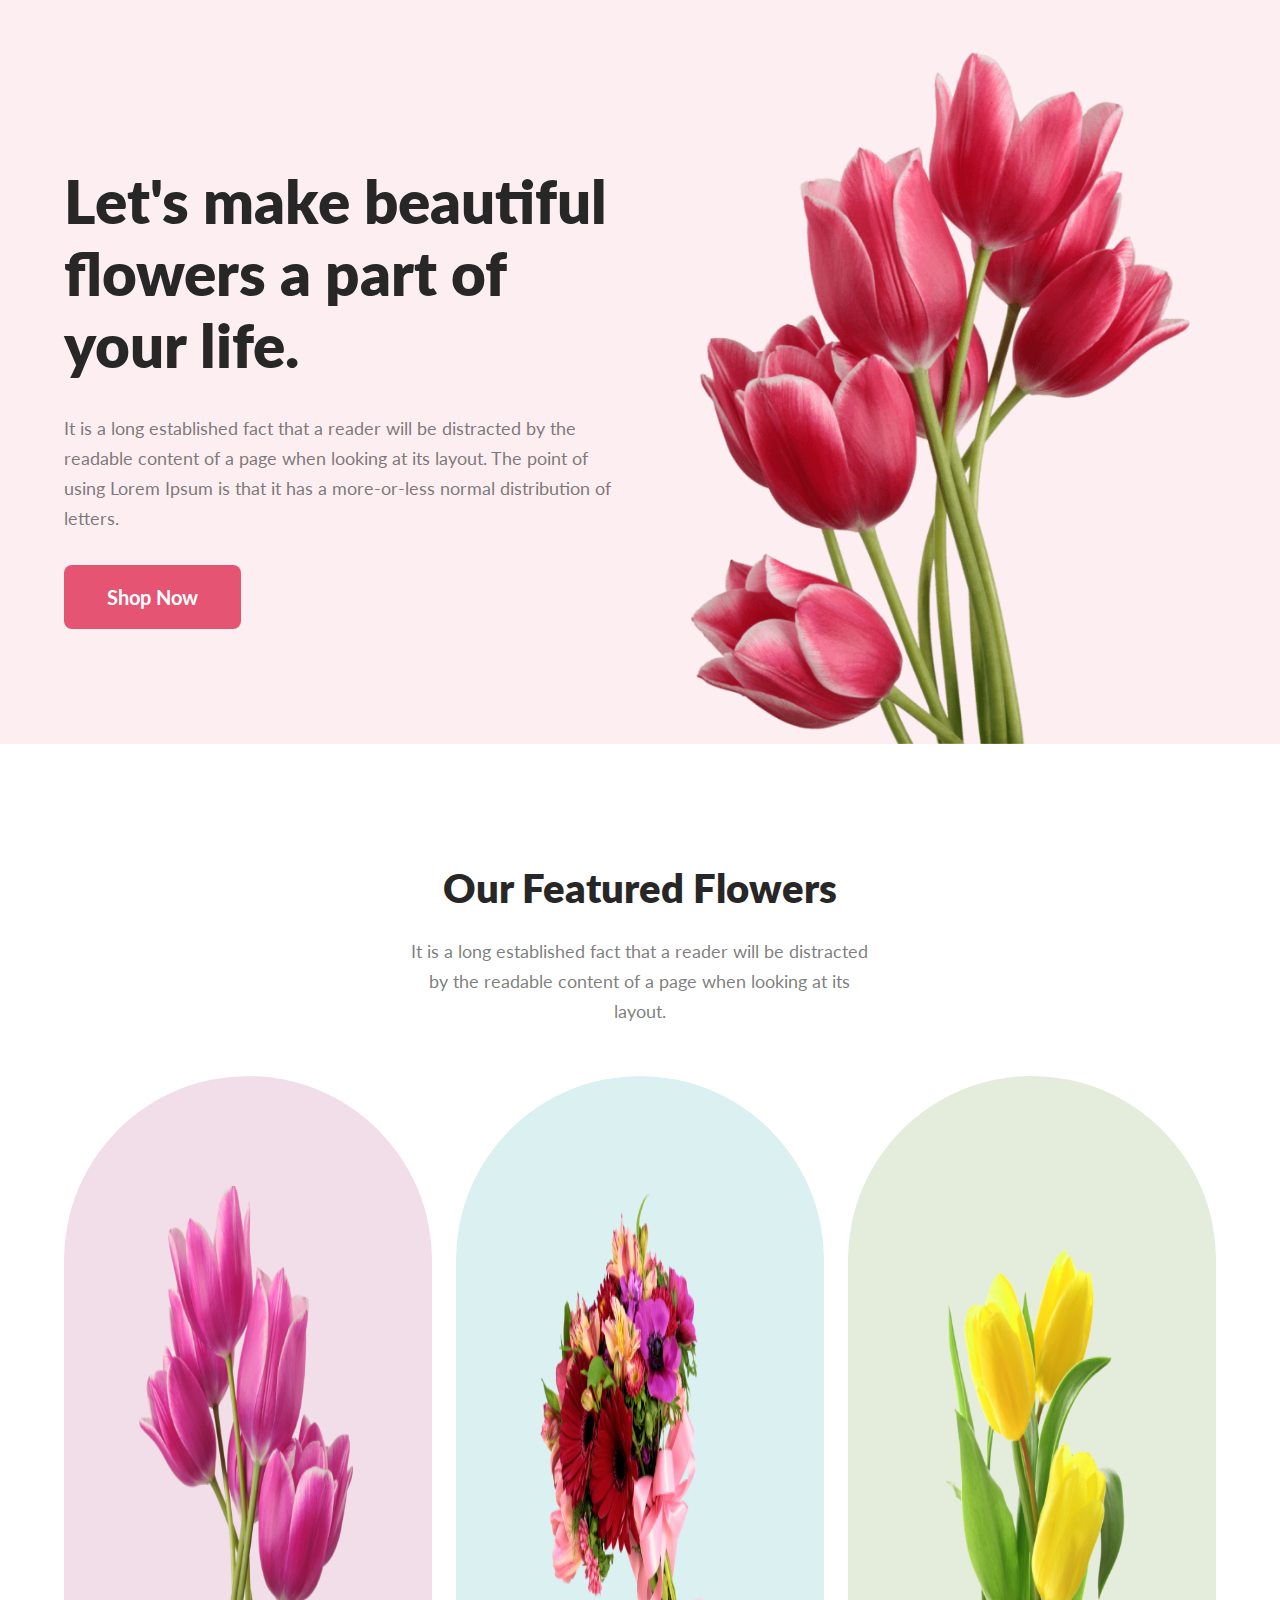
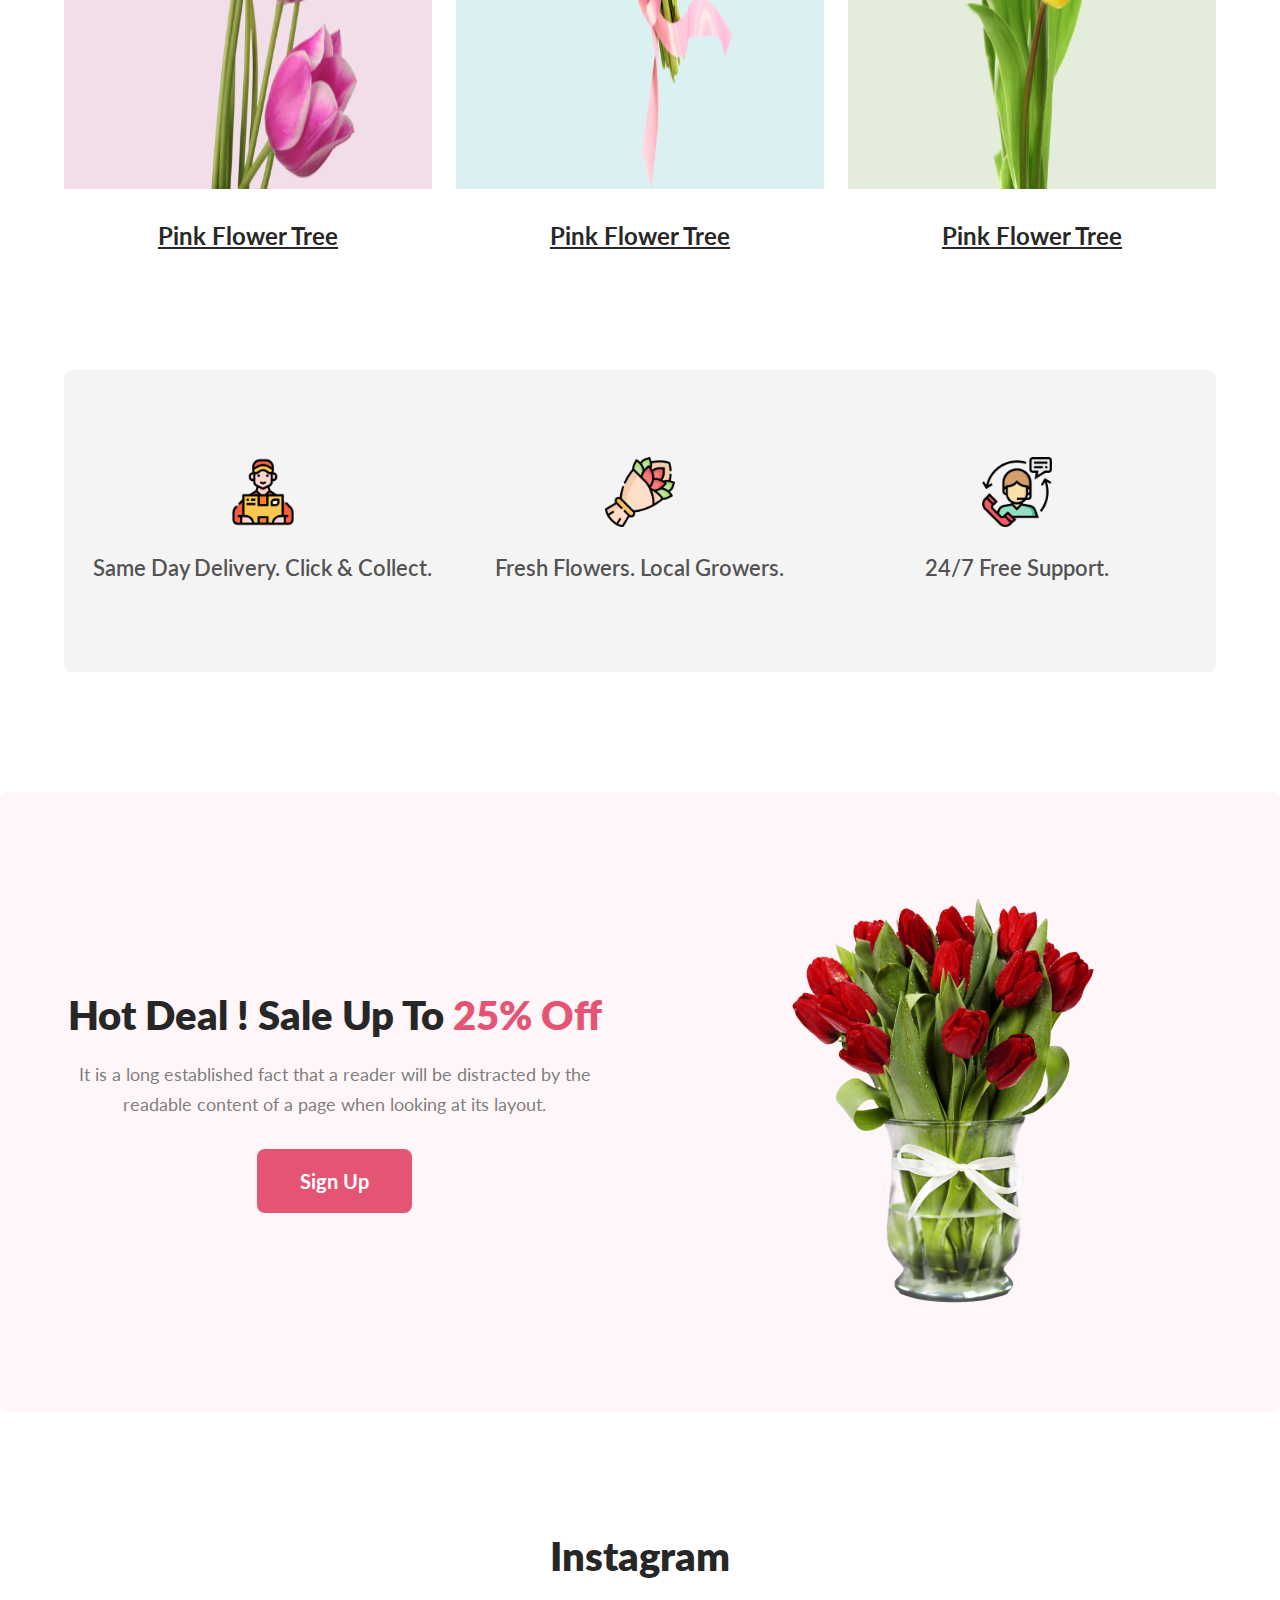
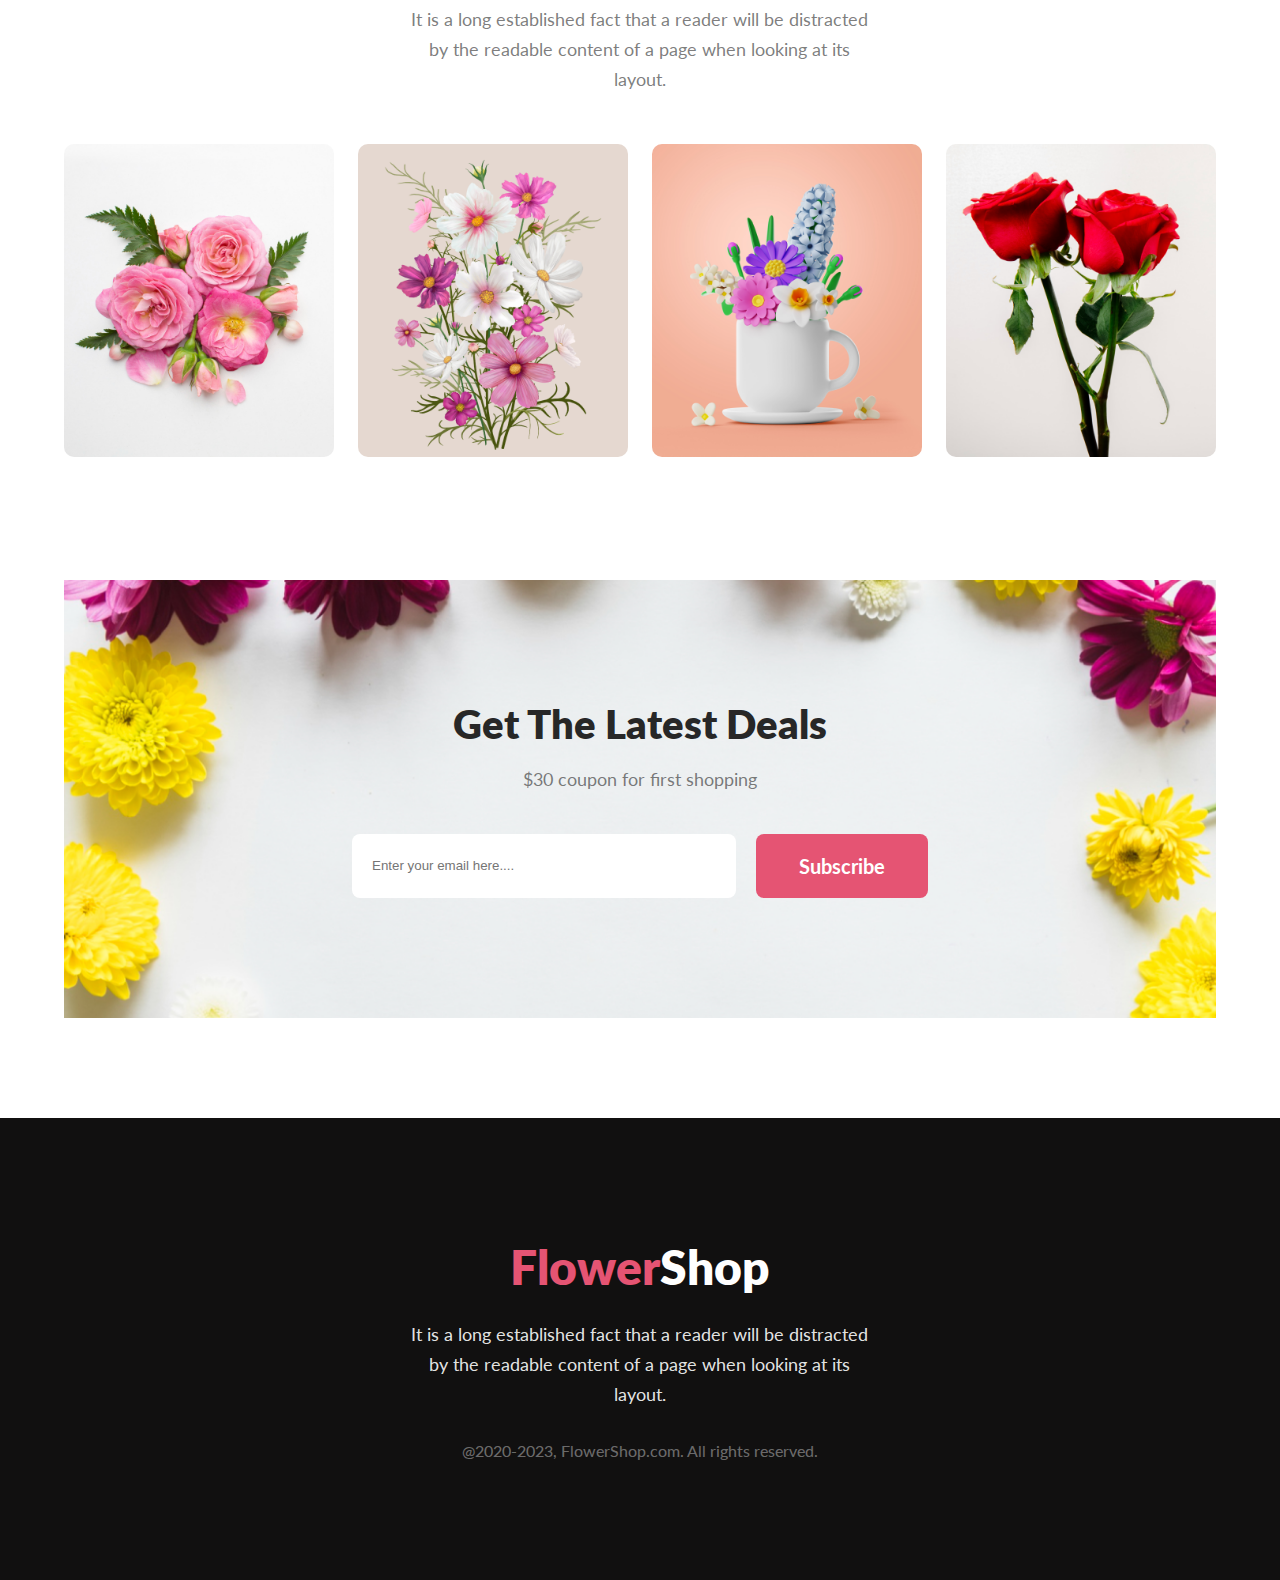
<file: Module 9 Practice/Online Flower Shop/index.html>
<!DOCTYPE html>
<html lang="en">
<head>
    <meta charset="UTF-8">
    <meta name="viewport" content="width=device-width, initial-scale=1.0">
    <title>Online Flower Shop</title>
    <!-- CSS -->
    <link rel="stylesheet" href="./styles/style.css">
    <!-- Responsive CSS -->
     <link rel="stylesheet" href="./styles/responsive.css">
</head>
<body>
    <header>
        <div class="container">
            <div class="hero-section">
                <div class="hero-content">
                    <h1 class="hero-title">Let's make beautiful flowers a part of your life.</h1>
                    <p class="paragraph">It is a long established fact that a reader will be distracted by the readable content of a page when looking at its layout. The point of using Lorem Ipsum is that it has a more-or-less normal distribution of letters.</p>
                    <button class="btn">Shop Now</button>
                </div>
                <div class="hero-img">
                    <img src="./images/hero-img.png" alt="">
                </div>
            </div>
        </div>
    </header>
    <main>
        <div class="container">
            <!-- Featured Section -->
            <section class="featured-section">
                <div class="section-head">
                    <h2 class="section-title">Our Featured Flowers</h2>
                    <p class="paragraph">It is a long established fact that a reader will be distracted by the readable content of a page when looking at its layout.</p>
                </div>
                <div class="featured-flower-container">
                    <!-- Card One -->
                    <div class="featured-flower">
                        <div class="featured-flower-img featured-flower-one">
                            <img src="./images/featured-f-one.png" alt="">
                        </div>
                        <a href="">Pink Flower Tree</a>
                    </div>
                    <!-- Card Two -->
                    <div class="featured-flower">
                        <div class="featured-flower-img featured-flower-two">
                            <img src="./images/featured-f-two.png" alt="">
                        </div>
                        <a href="">Pink Flower Tree</a>
                    </div>
                    <!-- Card One -->
                    <div class="featured-flower">
                        <div class="featured-flower-img featured-flower-three">
                            <img src="./images/featured-f-three.png" alt="">
                        </div>
                        <a href="">Pink Flower Tree</a>
                    </div>
                </div>
            </section>
            <!-- Support Section -->
            <section class="support-section">
                <div class="support-container">
                    <div class="support">
                        <img src="./images/delivery-man-icon.png" alt="">
                        <p>Same Day Delivery. Click & Collect.</p>
                    </div>
                    <div class="support">
                        <img src="./images/flower-icon.png" alt="">
                        <p>Fresh Flowers. Local Growers.</p>
                    </div>
                    <div class="support">
                        <img src="./images/customer-service-icon.png" alt="">
                        <p>24/7 Free Support.</p>
                    </div>
                </div>
            </section>
        </div>
        <!-- Hot Deal Section -->
        <section class="hot-deal-section">
            <div class="container">
                <div class="hot-deal-container">
                    <div class="hot-deal-content">
                        <h2 class="section-title">Hot Deal ! Sale Up To <span class="">25% Off</span></h2>
                        <p class="paragraph">It is a long established fact that a reader will be distracted by the readable content of a page when looking at its layout.</p>
                        <button class="btn">Sign Up</button>
                    </div>
                    <div class="hot-deal-img">
                        <img src="./images/hot-deal-img.png" alt="">
                    </div>
                </div>
            </div>   
        </section>
        <div class="container">
            <!-- Instagram Post Section -->
            <section class="instagram-post-section">
                <div class="section-head">
                    <h2 class="section-title">Instagram</h2>
                    <p class="paragraph">It is a long established fact that a reader will be distracted by the readable content of a page when looking at its layout.</p>
                </div>
                <div class="instagram-post-container">
                    <div class="instagram-post">
                        <img src="./images/insta-1.png" alt="">
                    </div>
                    <div class="instagram-post">
                        <img src="./images/insta-2.png" alt="">
                    </div>
                    <div class="instagram-post">
                        <img src="./images/insta-3.png" alt="">
                    </div>
                    <div class="instagram-post">
                        <img src="./images/insta-4.png" alt="">
                    </div>
                </div>
            </section>
            <!-- Contact Section -->
            <section class="contact-section">
                <div class="contact-content">
                    <h2 class="section-title">Get The Latest Deals</h2>
                    <p class="paragraph">$30 coupon for first shopping</p>
                    <form action="">
                        <input type="email" name="" id="" class="email-input" placeholder="Enter your email here....">
                        <input type="submit" value="Subscribe" class="btn">
                    </form>
                </div>
            </section>
        </div>
    </main>
    <footer>
        <div class="container">
            <div class="footer-content">
                <h2 class="footer-logo"><span>Flower</span>Shop</h2>
                <p class="paragraph">It is a long established fact that a reader will be distracted by the readable content of a page when looking at its layout.</p>
                <p class="copyright">@2020-2023, FlowerShop.com. All rights reserved. </p>
            </div>
        </div>
    </footer>
</body>
</html>
</file>
<file: Module 10 Practice/styles/style.css>
/* Font Family Import */
@import url('https://fonts.googleapis.com/css2?family=Montserrat:ital,wght@0,100..900;1,100..900&display=swap');

* {
    margin: 0;
    padding: 0;
    box-sizing: border-box;
}

body {
    font-family: "Montserrat", serif;
}

li {
    list-style: none;
}

a {
    text-decoration: none;
}

/* Common CSS */
.container {
    max-width: 80%;
    margin: 0 auto;
}

.section-title {
    color: #707070;
    font-size: 40px;
    font-weight: 700;
    line-height: 54px;
}

.paragraph {
    color:  #18191F;
    font-size: 18px;
    font-weight: 400;
    line-height: 32px;
}

.btn {
    padding: 20px 25px;
    border-radius: 100px;
    background: linear-gradient(88deg, #FBA24F -7.64%, #FF1E1E 145.94%);
    box-shadow: 0px 2px 30px 0px rgba(252, 143, 73, 0.50);
    color: #fff;
    font-size: 18px;
    font-weight: 600;
    border: none;
    outline: none;
    cursor: pointer;
}

.text-orange {
    color: transparent;
    background: linear-gradient(88deg, #FBA24F -7.64%, #FF1E1E 145.94%);
    -webkit-background-clip: text;
    background-clip: text;
}

/* Navbar Style */
.navbar {
    background: #0B0D17;
    padding: 30px 0px;
}

.navbar-container {
    display: flex;
    align-items: center;
    justify-content: space-between;
}

.logo {
    color: #fff;
    font-size: 28px;
    cursor: pointer;
}

.menu {
    display: flex;
    align-items: center;
    gap: 20px;
}

.menu li a {
    color: #fff;
    font-weight: 500;
}

.menu li a:hover {
    color: #ffa500;
}

/* Hero Section */
.hero-section {
    padding: 50px 0px;
}

.hero-container {
    display: flex;
    align-items: center;
    justify-content: space-between;
}

.hero-content {
    width: 30%;
}

.hero-content .paragraph {
    color: #828282;
    margin: 40px 0px;
    font-size: 20px;
    font-weight: 500;
}

.hero-title {
    color: #707070;
    font-size: 40px;
    font-weight: 700;
    line-height: 54px;
}

.hero-img {
    background-image: url("../images/hero-img-bg.png");
    background-position: bottom;
    background-repeat: no-repeat;
    background-size: contain;
    width: 40%;
}

.hero-img img {
    width: 100%;
}

/* About Section Style */
.about-container {
    display: flex;
    align-items: center;
}

.about-section {
    background-image: url("../images/about-bg.png");
    background-position: top;
    background-repeat: no-repeat;
    background-size: cover;
    padding-top: 50px;
}

.about-content {
    width: 50%;
    padding-bottom: 50px;
}

.about-content .paragraph {
    margin: 30px 0px 50px;
}

.about-img {
    width: 50%;
    text-align: center;
}

.about-img img {
    width: 40%;
}

/* Recipes Section Style */
.recipes-section {
    margin: 70px 0px 100px;
}

.recipes-section-head {
    width: 40%;
    margin: 0 auto;
    text-align: center;
    display: flex;
    flex-direction: column;
    gap: 20px;
}

.recipes-container {
    display: grid;
    grid-template-columns: repeat(2, 1fr);
    gap: 30px;
    margin-top: 50px;
}

.recipe {
    border-radius: 30px;
    background: #fff;
    box-shadow: 0px 4px 40px 0px rgba(0, 0, 0, 0.15);
    padding: 30px;
}

.recipe-img img {
    width: 100%;
}

.recipe-content {
    margin-top: 30px;
}

.recipe-card-title {
    color: #18191F;
    font-size: 28px;
    font-weight: 800;
}

.recipe-content .paragraph {
    margin-top: 20px;
}

/* Popularity Section Style */
.popularity-section {
    margin-bottom: 90px;
}

.popularity-container {
    background: #fff;
    padding: 64px;
    border-radius: 20px;
    box-shadow: 0px 0px 40px 0px rgba(0, 0, 0, 0.10);
    display: flex;
    justify-content: space-around;
    gap: 30px;
    flex-wrap: wrap;
}

.youtube-subscribe,
.instagram-followers,
.dribble-likes {
    text-align: center;
}

.popularity-title {
    color: #18191F;
    font-size: 48px;
    font-weight: 700;
    margin-bottom: 10px;
}

/* Footer Style */
.footer {
    background: #0B0D17;
    padding: 35px 20px 100px;
    display: flex;
    flex-direction: column;
    gap: 30px;
    text-align: center;
}

.footer-title {
    color: #5B5B5B;
    font-size: 30px;
    font-weight: 800;
}

.footer-paragraph {
    color:#fff;
}
</file>
<file: Module 10 Practice/styles/responsive.css>
@media only screen and (max-width: 1280px) {
    .hero-content {
        width: 50%;
    }
    .hero-img {
        width: 50%;
    }

    .about-img img {
        width: 60%;
    }

    .recipes-section-head {
        width: 80%;
    }
    
}

@media only screen and (max-width: 992px) {
    .container {
        max-width: 90%;
    }

    .about-img img {
        width: 80%;
    }
}

@media only screen and (max-width: 768px) {
    .hero-container {
        flex-direction: column-reverse;
        gap: 50px;
    }

    .hero-content {
        width: 80%;
    }

    .hero-img {
        width: 80%;
    }

    .about-container {
        flex-direction: column;
        gap: 50px;
    }

    .about-content {
        width: 100%;
    }

    .about-img {
        width: 60%;
    }

    .about-img img {
        width: 100%;
    }

    .recipes-section-head {
        width: 100%;
    }

    .recipes-container {
        grid-template-columns: 1fr;
    }

}

@media only screen and (max-width: 576px) {
    .container {
        width: 100%;
    }
    .navbar-container {
        flex-direction: column;
        gap: 20px;
    }

    .hero-content {
        width: 100%;
        text-align: center;
    }

    .hero-content .paragraph {
        margin: 20px 0px;
    }

    .hero-title {
        font-size: 30px;
        line-height: 40px;
    }

    .hero-img {
        width: 100%;
    }

    .section-title {
        font-size: 30px;
    }

    .about-content .paragraph {
        margin: 20px 0px 30px;
    }

    .popularity-container {
        padding: 40px;
        gap: 40px;
    }

    .footer {
        background: #0B0D17;
        padding: 40px 20px;
        text-align: center;
    }
}
</file>
<file: Module 8 Practice/Gallery Website/styles/style.css>
/* Font Family Import */
@import url('https://fonts.googleapis.com/css2?family=Inter:ital,opsz,wght@0,14..32,100..900;1,14..32,100..900&display=swap');

* {
    margin: 0;
    padding: 0;
    box-sizing: border-box;
}

body {
    font-family: "Inter", serif;
    background-color: #ededed;
}

a {
    text-decoration: none;
}

li {
    list-style: none;
}

.container {
    width: 90%;
    margin: 0 auto;
}

/* Navbar Style */
nav {
    display: flex;
    align-items: center;
    justify-content: space-between;
    padding: 40px;
}

.logo {
    font-size: 26px;
    font-weight: 300;
}

.nav-menu {
    display: flex;
    align-items: center;
    justify-content: center;
    gap: 40px;
}

.nav-menu li a {
    text-decoration: underline;
    color: #000;
    font-size: 17px;
    font-weight: 300;
}

.nav-menu a:hover {
    color: #555;
}

/* Image Gallery Section Style */
.image-gallery {
    display: grid;
    grid-template-columns: repeat(3, 1fr);
    column-gap: 30px;
    row-gap: 20px;
    margin-top: 40px;
}

.image-gallery img {
    width: 100%;
    border-radius: 8px;
}

/* About Me Section */
.about-me {
    width: 50%;
    margin: 100px 0px;
}
.about-me-para {
    font-size: 26px;
    line-height: 39px;
    font-weight: 300;
}

.about-me-links {
    margin-top: 30px;
    display: flex;
    flex-direction: column;
    gap: 20px;
}

.about-me-links a {
    font-size: 18px;
    color: #333333;
    font-weight: 300;
    text-decoration: underline;
}

.about-me-links a:hover {
    color: #555;
}

/* Footer Section Style */
footer {
    padding: 30px 0px;
}

.footer-container {
    display: flex;
    align-items: center;
    justify-content: space-between;
}

.footer-left {
    font-weight: 300;
    font-size: 18px;
    display: flex;
    flex-direction: column;
    gap: 10px;
    color: #333333;
}

.footer-left p a {
    color: #333333;
    text-decoration: underline;
}

.footer-right {
    display: flex;
    gap: 20px;
}

.footer-right a {
    color: #333333;
    text-decoration: underline;
}

/* media Query */
@media screen and (max-width: 576px) {
    nav {
        flex-direction: column;
        gap: 25px;
    }

    .nav-menu {
        gap: 30px;
    }

    .image-gallery {
        grid-template-columns: 1fr;
    }
}

@media screen and (max-width: 768px) {
    .about-me {
        width: 100%;
        margin: 100px 0px;
    }

    .footer-container {
        flex-direction: column;
        gap: 40px;
    }
    
    .footer-left  {
        text-align: center;
    }
}
</file>
<file: Module 8 Practice/Portfolio Website/styles/style.css>
/* Font Family Import */
@import url('https://fonts.googleapis.com/css2?family=Inter:ital,opsz,wght@0,14..32,100..900;1,14..32,100..900&display=swap');

* {
    margin: 0;
    padding: 0;
    box-sizing: border-box;
}

body {
    font-family: "Inter", serif;
    /* scroll-behavior: smooth; */
}

li {
    list-style: none;
}

a {
    text-decoration: none;
}

.container {
    width: 95%;
    margin: 0 auto;
}

.section-title {
    font-size: 70px;
    color: #101010;
    font-weight: 500;
    margin-top: 50px;
}

.paragraph {
    color: #101010;
    font-size: 30px;
    line-height: 45px;
}

/* Navbar Style */
header {
    background-color: #edebfa;
}

nav {
    display: flex;
    align-items: center;
    justify-content: space-between;
    padding: 40px 0px;
}

.logo {
    font-size: 29px;
    color: #0f0f0f;
    font-weight: 600;
}

.menu {
    display: flex;
    align-items: center;
    gap: 40px;
}

.menu li a {
    font-size: 20px;
    font-weight: 500;
    color: #0f0f0f;
}

.menu li a:hover {
    color: #5e5e5e;
}

/* Hero Section Style */

.hero-section {
    padding: 230px 300px;
}

.hero-title {
    color: #0f0f0f;
    font-size: 100px;
    font-weight: 500;
    line-height: 100px;
}

/* Personal Information Section Style */
.personal-information {
    padding: 230px 300px;
}

.personal-information-container {
    display: flex;
    flex-direction: column;
    gap: 25px;
}

.personal-information-container p{
    font-size: 40px;
    color: #101010;
    line-height: 60px;
}

/* Work Section Style */
.work-section {
    border-top: 2px solid #101010;
}

.works-card-container {
    margin: 270px 0px;
    display: grid;
    grid-template-columns: repeat(2, 1fr);
    column-gap: 75px;
    row-gap: 100px;
}

.work-card-img img {
    width: 100%;
    height: 100%;
    border-radius: 20px;
    margin-bottom: 30px;
}

.work-card-content h3 {
    font-size: 30px;
    font-weight: 600;
    color: #101010;
    margin-bottom: 10px;
}

/* Skills Section Style */
.skills-section {
    border-top: 2px solid #101010;
}

.skills-section-container {
    margin: 270px 0px;
    display: flex;
    gap: 340px;
}

.skill-section-description {
    width: 50%;
}

.skill-items-container {
    width: 50%;
    display: flex;
    flex-direction: column;
}

.skill-items-container h2 {
    font-size: 70px;
    color: #101010;
    font-weight: 500;
    border-bottom: 2px solid #5e5e5e;
    padding-bottom: 50px;
    margin-top: 20px;
}

.skill-items-container h2:last-child {
    border-bottom: 0px;
}

/* Testimonials Section Style */
.testimonial-section {
    border-top: 2px solid #101010;
}

.testimonial-items-container {
    margin: 270px 0px;
    display: grid;
    grid-template-columns: repeat(4, 1fr);
    gap: 80px;
}

.testimonial-item img {
    width: 70px;
    border-radius: 50%;
    margin: 20px 0px;
}

/* Footer Section Style */
footer {
    background-color: #edebfa;
    padding: 160px 0px;
}

.footer-container {
    display: flex;
    gap: 220px;
}

.footer-title-section {
    width: 50%;
}

.footer-title-section .section-title {
    margin-top: 0px;
}

.footer-links-section {
    width: 50%;
}

.footer-links-section {
    display: flex;
    flex-direction: column;
    gap: 70px;
}

.footer-btn {
    width: 25%;
    padding: 30px 0px;
    font-size: 20px;
    font-weight: 500;
    color: #fff;
    border: none;
    outline: none;
    background-color: #0f0f0f;
    border-radius: 20px;
    cursor: pointer;
}

.footer-btn:hover {
    background-color: #101010;
}

.abdullahs-temp {
    font-size: 23px;
    font-weight: 500;
    text-decoration: underline;
    color: #101010;
}

.abdullahs-temp:hover {
    text-decoration: none;
}

.footer-links-container {
    display: flex;
    gap: 50px;
}

.footer-links-container a {
    color: #101010;
    font-size: 20px;
    font-weight: 500;
}

.footer-links-container a:hover {
    color: #5e5e5e;
}

/* Media */
@media screen and (max-width: 992px) {
    .hero-section {
        padding: 140px 100px;
    }

    .hero-title {
        font-size: 50px;
        line-height: 80px;
    }

    .personal-information {
        padding: 80px;
    }

    .personal-information-container p {
        font-size: 30px;
        line-height: 50px;
    }

    .works-card-container {
        margin: 200px 0px;
    }

    .skills-section-container {
        margin: 150px 0px;
        flex-direction: column;
        gap: 50px;
    }

    .skill-section-description {
        width: 100%;
    }

    .skill-items-container {
        width: 100%;
    }

    .testimonial-items-container {
        margin: 200px 0px;
        grid-template-columns: repeat(2, 1fr);
        gap: 60px;
    }

    footer {
        padding: 120px 0px;
    }

    .footer-container {
        display: flex;
        gap: 80px;
    }

    .footer-title-section .section-title {
        font-size: 50px;
    }
    
    .footer-links-section {
        gap: 40px;
    }

    .footer-btn {
        width: 50%;
    }

    .footer-links-container {
        gap: 30px;
    }
    
}

@media screen and (max-width: 768px) {
    .works-card-container {
        grid-template-columns: 1fr;
        row-gap: 50px;
    }

    .works-card-container {
        margin: 150px 0px;
    }

    .testimonial-items-container {
        margin: 200px 0px;
        grid-template-columns: 1fr;
        gap: 50px;
    }

    .testimonial-item {
        border-bottom: 2px solid #5e5e5e;
        padding-bottom: 30px;
    }

    .footer-container {
        flex-direction: column;
    }

    .footer-title-section {
        width: 100%;
    }
    
    .footer-links-section {
        width: 100%;
    }

}

@media screen and (max-width: 576px) {
    .section-title {
        font-size: 60px;
        margin-top: 30px;
    }
    
    .paragraph {
        font-size: 25px;
        line-height: 35px;
    }

    nav {
        flex-direction: column;
        gap: 20px;
    }

    .hero-section {
        padding: 80px;
        text-align: center;
    }

    .hero-title {
        font-size: 40px;
        line-height: 50px;
    }

    .personal-information {
        padding: 50px;
    }

    .personal-information-container p{
        font-size: 25px;
        line-height: 50px;
    }

    .works-card-container {
        margin: 80px 0px;
    }

    .skills-section-container {
        margin: 80px 0px;
        gap: 30px;
    }

    .skill-items-container h2 {
        font-size: 45px;
        padding-bottom: 30px;
        margin-top: 20px;
    }
    
    .testimonial-items-container {
        margin: 100px 0px;
    }

    .testimonial-section .section-title {
        font-size: 55px;
    }

    footer {
        text-align: center;
    }

    .footer-btn {
        width: 70%;
        margin: 0 auto;
    }

    .footer-links-container {
        flex-direction: column;
    }

}
</file>
<file: Module 9 Practice/Donate Today/styles/style.css>
/* Font Family Import */
@import url('https://fonts.googleapis.com/css2?family=Inter:ital,opsz,wght@0,14..32,100..900;1,14..32,100..900&display=swap');

* {
    margin: 0;
    padding: 0;
    box-sizing: border-box;
}

body {
    font-family: "Inter", serif;
}

a {
    text-decoration: none;
}

/* Common CSS */
.container {
    width: 80%;
    margin: 0 auto;
}

.section-head {
    text-align: center;
}

.section-title {
    font-size: 45px;
    font-weight: 700;
    color: #121212;
}

.paragraph {
    color: #707070;
    font-size: 18px;
    line-height: 28px;
}

.btn {
    font-family: "Inter", serif;
    background-color: #FF5959;
    color: #fff;
    display: flex;
    justify-content: center;
    align-items: center;
    padding: 16px 15px;
    font-size: 20px;
    font-weight: 500;
    border-radius: 5px;
    cursor: pointer;
    border: none;
    outline: none;
}

/* Header / Hero Section Style */
header {
    padding: 190px 0px;
    background: linear-gradient(to bottom, rgba(18, 18, 18, 0.055), rgba(18, 18, 18, 0.8)), url("../images/hero-bg.png");
    background-position: center;
    background-size: cover;
    background-repeat: no-repeat;
}

.hero-section {
    text-align: center;
    width: 46%;
    margin: 0 auto;
}

.hero-title {
    color: #FFF;
    font-size: 65px;
    font-weight: 700;
}

.hero-section .paragraph {
    margin: 20px 0px 30px;
    color: #fff;
}

.hero-btn {
    display: flex;
    align-items: center;
    justify-content: center;
}

/* Donate Section Style */
.donate-section {
    padding: 130px 0px;
    width: 60%;
    margin: 0 auto;
}

.donate-section .section-head .paragraph {
    margin-top: 20px;
}

.donate-amount-card-container {
    margin-top: 50px;
    display: grid;
    grid-template-columns: repeat(5, 1fr);
    gap: 20px;
}

.donate-amount-card {
    padding: 43px 25px;
    border-radius: 5px;
    background: #FAFAFA;
    text-align: center;
    border: 2px solid transparent;
}

.donate-amount-card:hover {
    border: 2px solid #FF5959;
    background: #FEE;
    cursor: pointer;
}

.donate-amount-card:hover .donate-amount {
    color: #FF5959;
}

.donate-amount {
    color: #707070;
    font-size: 30px;
    font-weight: 700;
}

.donate-other-amount {
    margin-top: 60px;
    display: flex;
    flex-direction: column;
    align-items: center;
}

.donate-other-amount .other-amount-input {
    width: 100%;
    padding: 10px 0px;
    color: #B3B3B3;
    text-align: center;
    font-size: 18px;
    font-weight: 400;
    line-height: 28px;
    border: none;
    border-bottom: 2px solid #DADADA;
    outline: none;
}

.other-amount-submit-btn {
    margin-top: 30px;
}

/* Our Donate Plan Section Style */
.our-donate-plan-section {
    margin-bottom: 120px;
}

.our-donate-plan-section .section-head {
    width: 45%;
    margin: 0 auto;
}

.our-donate-plan-section .section-head .paragraph {
    margin-top: 20px;
}

.donate-plan-card {
    border-radius: 5px;
    padding: 50px 25px;
}

.donate-plan-cards-container {
    margin-top: 50px;
    display: grid;
    grid-template-columns: repeat(3, 1fr);
    gap: 24px;
}

.donate-plan-card-one {
    background: rgba(79, 157, 166, 0.1);
}

.donate-plan-card-two {
    border-radius: 5px;
    background: rgba(255, 89, 89, 0.1);
}

.donate-plan-card-three {
    background-color: rgba(255, 244, 214);
}

.donate-plan-card-title {
    color: #121212;
    font-size: 24px;
    font-weight: 600;
    margin: 25px 0px 16px;
}

/* Donate Blog Section Style  */
.donate-blog-section {
    margin-bottom: 130px;
    display: flex;
    flex-direction: column;
    gap: 50px;
}

.donate-blog {
    display: flex;
    align-items: center;
    justify-content: space-around;
}

.donate-blog-content {
    width: 40%;
}

.donate-blog-title {
    color: #121212;
    font-size: 45px;
    font-weight: 700;
}

.donate-blog-para {
    margin-top: 20px;
}

.donate-blog-content .btn {
    margin-top: 30px;
}

.donate-blog-img {
    width: 30%;
}

.donate-blog-img img {
    width: 100%;
}

/* Get My Updates Section Style */
.get-my-update-section {
    width: 60%;
    margin: 0 auto 130px;
}

.get-my-update-section .section-head .paragraph {
    margin-top: 20px;
}

.subscribe-input-container {
    padding: 70px 180px;
    background: #FFF4D6;
    margin-top: 50px;
    display: flex;
}

.subscribe-input {
    background: #D9D9D9;
    color: #AA9F9F;
    width: 60%;
    padding-left: 20px;
    border: none;
    outline: none;
    font-size: 16px;
    font-weight: 500;
    border-radius: 5px 0px 0px 5px;
}

.subscribe-btn {
    width: 40%;
    border-radius: 0px 5px 5px 0px;
    background: #FF5959;
}

/* Footer Section Style */
footer {
    background-color: #0B0D17;
    padding: 45px;
    display: flex;
    align-items: center;
    justify-content: center;
    text-align: center;
}

.footer-logo {
    font-family: 'Trebuchet MS', 'Lucida Sans Unicode', 'Lucida Grande', 'Lucida Sans', Arial, sans-serif;
    color: #FF5959;
    font-size: 36px;
    font-weight: 400;
    letter-spacing: 0.5px;
}

.footer-para {
    color: #D9DBE1;
    font-size: 14px;
    font-weight: 400;
    margin-top: 20px;
}
</file>
<file: Module 9 Practice/Donate Today/styles/responsive.css>
@media screen and (max-width: 576px) {
    .container {
        width: 100%;
        padding: 0px 20px;
    }

    header {
        padding: 100px 0px;
    }

    .hero-section {
        width: 100%;
    }

    .hero-title {
        font-size: 45px;
    }

    .donate-section {
        width: 100%;
    }

    .donate-amount-card-container {
        grid-template-columns: repeat(2, 1fr);
    }

    .donate-amount {
        font-size: 25px;
    }

    .our-donate-plan-section .section-head {
        width: 100%;
    }

    .donate-plan-cards-container {
        margin-top: 30px;
        grid-template-columns: 1fr;
    }

    .donate-blog {
        flex-direction: column;
        align-items: start;
        gap: 30px;
        align-items: center;
    }

    .donate-blog-one {
        flex-direction: column-reverse;
    }

    .donate-blog-content {
        width: 100%;
    }

    .donate-blog-title {
        font-size: 30px;
    }

    .donate-blog-img {
        width: 100%;
    }

    .get-my-update-section {
        width: 100%;
    }

    .get-my-update-section .section-head .section-title {
        font-size: 35px;
    }

    .subscribe-input-container {
        padding: 50px 30px;
        flex-direction: column;
        align-items: center;
        gap: 20px;
    }

    .subscribe-input {
        width: 100%;
        padding: 20px;
        border-radius: 5px;
    }

    .subscribe-btn {
        border-radius: 5px;
    }
}

@media screen and (min-width: 576px) and (max-width: 768px) {
    .container {
        width: 90%;
    }

    .hero-section {
        width: 95%;
    }

    .hero-title {
        font-size: 45px;
    }

    .donate-section {
        width: 100%;
    }

    .donate-amount-card-container {
        grid-template-columns: repeat(3, 1fr);
    }

    .our-donate-plan-section .section-head {
        width: 100%;
    }
    
    .donate-plan-cards-container {
        grid-template-columns: repeat(2, 1fr);
    }

    .donate-blog {
        flex-direction: column;
        align-items: start;
        gap: 50px;
        align-items: center;
    }

    .donate-blog-one {
        flex-direction: column-reverse;
    }

    .donate-blog-content {
        width: 100%;
    }

    .donate-blog-img {
        width: 80%;
    }

    .get-my-update-section {
        width: 100%;
    }

    .subscribe-input-container {
        padding: 70px 80px;
    }


}

@media screen and (min-width: 768px) and (max-width: 992px) {
    .hero-section {
        width: 80%;
    }

    .donate-section {
        width: 100%;
    }

    .donate-amount-card-container {
        grid-template-columns: repeat(3, 1fr);
    }

    .our-donate-plan-section .section-head {
        width: 70%;
    }

    .donate-plan-cards-container {
        grid-template-columns: repeat(2, 1fr);
    }

    .donate-blog {
        flex-direction: column;
        align-items: start;
        gap: 50px;
    }

    .donate-blog-one {
        flex-direction: column-reverse;
    }

    .donate-blog-content {
        width: 100%;
    }

    .donate-blog-img {
        width: 80%;
    }

    .donate-blog-title {
        font-size: 40px;
    }

    .get-my-update-section {
        width: 100%;
    }

    .subscribe-input-container {
        padding: 70px 120px;
    }
}

@media screen and (min-width: 992px) and (max-width: 1280px) {
    .hero-section {
        width: 65%;
    }

    .donate-section {
        width: 100%;
    }

    .donate-blog-content {
        width: 55%;
    }

    .donate-blog-img {
        width: 40%;
    }

    .get-my-update-section {
        width: 100%;
    }
}
</file>
<file: Module 9 Practice/Online Flower Shop/styles/style.css>
/* Font Family Import */
@import url('https://fonts.googleapis.com/css2?family=Lato:ital,wght@0,100;0,300;0,400;0,700;0,900;1,100;1,300;1,400;1,700;1,900&display=swap');

* {
    margin: 0;
    padding: 0;
    box-sizing: border-box;
}

body {
    font-family: "Lato", serif;
}

li {
    list-style: none;
}

a {
    text-decoration: none;
}

/* Common CSS */
.container {
    width: 80%;
    margin: 0 auto;
}

.section-head {
    text-align: center;
}

.section-title {
    font-size: 40px;
    font-weight: 800;
    color: #272727;
}

.paragraph {
    color: rgba(39, 39, 39, 0.60);
    font-size: 18px;
    font-weight: 400;
    line-height: 30px;
}

.section-head .paragraph {
    margin-top: 24px;
}

.btn {
    font-family: "Lato", serif;
    background-color: #E55473;
    color: #fff;
    padding: 20px 43px;
    border-radius: 8px;
    font-size: 20px;
    font-weight: 700;
    border: none;
    outline: none;
    cursor: pointer;
}

/* Header Section Style */
header {
    background-color: rgba(229, 84, 115, 0.10);
    padding-top: 50px;
}

.hero-section {
    display: flex;
    align-items: center;
    justify-content: space-between;
    gap: 50px;
}

.hero-content {
    width: 50%;
}

.hero-title {
    color: #272727;
    font-size: 80px;
    font-weight: 800;
}

.hero-content .paragraph {
    margin: 32px 0px;
}

.hero-img {
    width: 50%;
    display: flex;
    align-items: center;
    justify-content: center;
}

/* Featured Section Style */
.featured-section {
    padding: 120px 0px;
}

.featured-section .section-head {
    width: 40%;
    margin: 0 auto;
}

.featured-flower-container {
    display: grid;
    justify-content: center;
    align-items: center;
    grid-template-columns: repeat(3, 1fr);
    gap: 24px;
    margin-top: 50px;
}

.featured-flower {
    text-align: center;
}

.featured-flower-one {
    background: rgba(167, 33, 98, 0.15);
}

.featured-flower-two {
    background: rgba(5, 151, 160, 0.15);
}

.featured-flower-three {
    background: rgba(71, 125, 17, 0.15);
}

.featured-flower-img {
    height: 713px;
    padding: 110px 75px 0px;
    border-radius: 300px 300px 0px 0px;
    display: flex;
    align-items: center;
    justify-content: center;
}

.featured-flower-img img {
    width: 100%;
    height: 100%;
}

.featured-flower a {
    display: inline-block;
    color: #272727;
    font-size: 24px;;
    font-weight: 700;
    text-decoration: underline;
    margin-top: 32px;
}

/* Support Section Style */
.support-section {
    padding: 87px 20px;
    border-radius: 8px;
    background: rgba(39, 39, 39, 0.05);
    margin-bottom: 120px;
}

.support-container {
    display: grid;
    grid-template-columns: repeat(3, 1fr);
    gap: 20px;
}

.support {
    text-align: center;
}

.support img {
    width: 70px;
}

.support p {
    color: rgba(39, 39, 39, 0.80);
    font-size: 22px;
    font-weight: 600;
    line-height: 35px;
    margin-top: 20px;
}

/* Hot Deal Section Style */

.hot-deal-section {
    padding: 100px 0px;
    border-radius: 8px;
    background: rgba(229, 84, 115, 0.05);
}

.hot-deal-container {
    display: flex;
    align-items: center;
    gap: 70px;
}

.hot-deal-content {
    width: 50%;
    text-align: center;
}

.hot-deal-content .section-title span {
    color: #E55473;
}

.hot-deal-content .paragraph {
    margin: 20px 0px 30px;
}

.hot-deal-img {
    width: 50%;
    display: flex;
    align-content: center;
    justify-content: center;
}

/* Instagram Post Section Style */
.instagram-post-section {
    margin: 120px 0px;
}

.instagram-post-section .section-head {
    width: 40%;
    margin: 0 auto;
}

.instagram-post-container {
    display: grid;
    grid-template-columns: repeat(4, 1fr);
    gap: 24px;
    margin-top: 50px;
}

.instagram-post img {
    width: 100%;
    border-radius: 10px;
    cursor: pointer;
}

/* Contact Section Style */
.contact-section{
    padding: 120px 0px;
    background-image: url("../images/contact-bg.png");
    background-position: center;
    background-repeat: no-repeat;
    background-size: cover;
}

.contact-content {
    width: 50%;
    margin: 0 auto;
    text-align: center;
}

.contact-content .paragraph {
    margin: 16px 0px 40px;
}

form {
    display: flex;
    justify-content: center;
    gap: 20px;
}

.email-input {
    width: 70%;
    border: none;
    outline: none;
    border-radius: 8px;
    padding: 0px 20px;
    color: rgba(39, 39, 39, 0.60);
}

form .btn {
    width: 30%;
}

/* Footer Section Style */

footer {
    margin-top: 100px;
    padding: 120px 0px;
    background: #111010;
}

.footer-content {
    text-align: center;
    width: 40%;
    margin: 0 auto;
}

.footer-content p.paragraph {
    color: rgba(255, 255, 255, 0.90);
    margin: 24px 0px 32px;
}

.footer-logo {
    color: #FFF;
    font-size: 48px;
    font-weight: 800;
}

.footer-logo span {
    color: #E55473;
}

.copyright {
    color: rgba(255, 255, 255, 0.40);
}
</file>
<file: Module 9 Practice/Online Flower Shop/styles/responsive.css>
@media screen and (max-width: 1280px) {
    .container {
        width: 90%;
    }

    .hero-title {
        font-size: 60px;
    }

    .hero-img img {
        width: 100%;
    }
}

@media screen and (max-width: 992px) {
    .hero-content {
        margin-bottom: 40px;
    }

    .hero-title {
        font-size: 45px;
    }

    .featured-flower-container {
        grid-template-columns: repeat(2, 1fr);
        gap: 50px;
    }

    .featured-flower-img {
        height: 600px;
    }

    .featured-section .section-head {
        width: 70%;
    }

    .instagram-post-section .section-head {
        width: 60%;
    }
    
    .instagram-post-container {
        grid-template-columns: repeat(2, 1fr);
    }

    .contact-content {
        width: 80%;
    }

    .footer-content {
        width: 65%;
    }
}

@media screen and (max-width: 768px) {
    .container {
        width: 100%;
        padding: 0px 20px;
    }

    .hero-section {
        flex-direction: column-reverse;
    }

    .hero-content {
        width: 100%;
    }

    .featured-section .section-head {
        width: 100%;
    }

    .support-container {
        grid-template-columns: repeat(2, 1fr);
        row-gap: 50px;
    }

    .hot-deal-container {
        flex-direction: column-reverse;
    }

    .hot-deal-content {
        width: 85%;
    }

    .hot-deal-img img {
        width: 100%;
    }

    .contact-section{
        padding: 80px 20px;
    }

    .contact-content {
        width: 100%;
    }

    .footer-content {
        width: 80%;
    }
    
}

@media screen and (max-width: 576px) {
    .hero-img {
        width: 100%;
    }

    .hero-title {
        font-size: 40px;
    }

    .featured-section .section-head {
        width: 100%;
    }

    .featured-flower-container {
        grid-template-columns: 1fr;
    }

    .featured-flower-img {
        height: 400px;
        padding: 30px 40px 0px;
    }

    .support-section {
        padding: 40px 20px;
        margin-bottom: 80px;
    }

    .support-container {
        grid-template-columns:  1fr;
        row-gap: 50px;
    }

    .hot-deal-content {
        width: 100%;
    }

    .hot-deal-content {
        width: 100%;
    }

    .hot-deal-content .section-title {
        font-size: 30px;
    }

    .instagram-post-section .section-head {
        width: 100%;
    }
    
    .instagram-post-container {
        grid-template-columns: 1fr;
    }

    .contact-section{
        padding: 50px 20px;
    }

    form {
        flex-direction: column;
    }

    .email-input {
        width: 100%;
        padding: 25px 20px;
    }
    
    form .btn {
        width: 100%;
    }

    .footer-content {
        width: 100%;
    }
}
</file>
